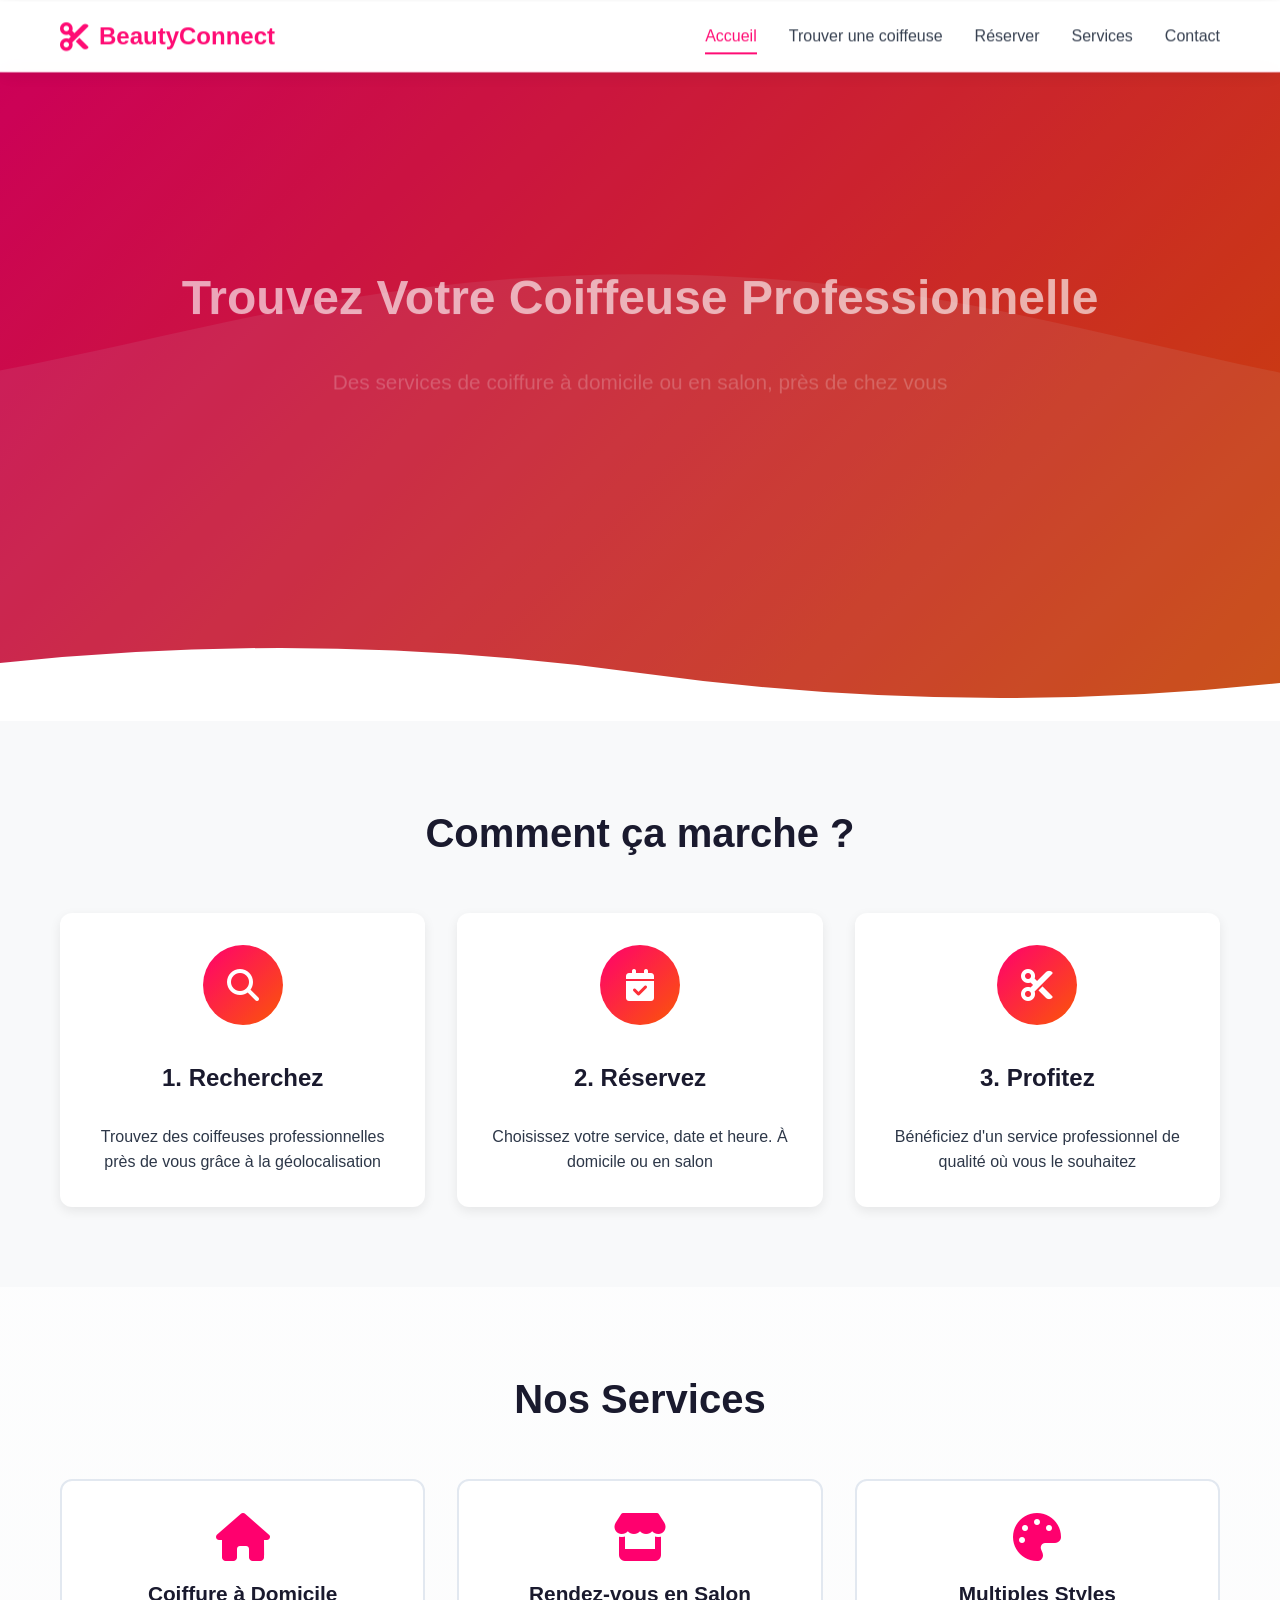
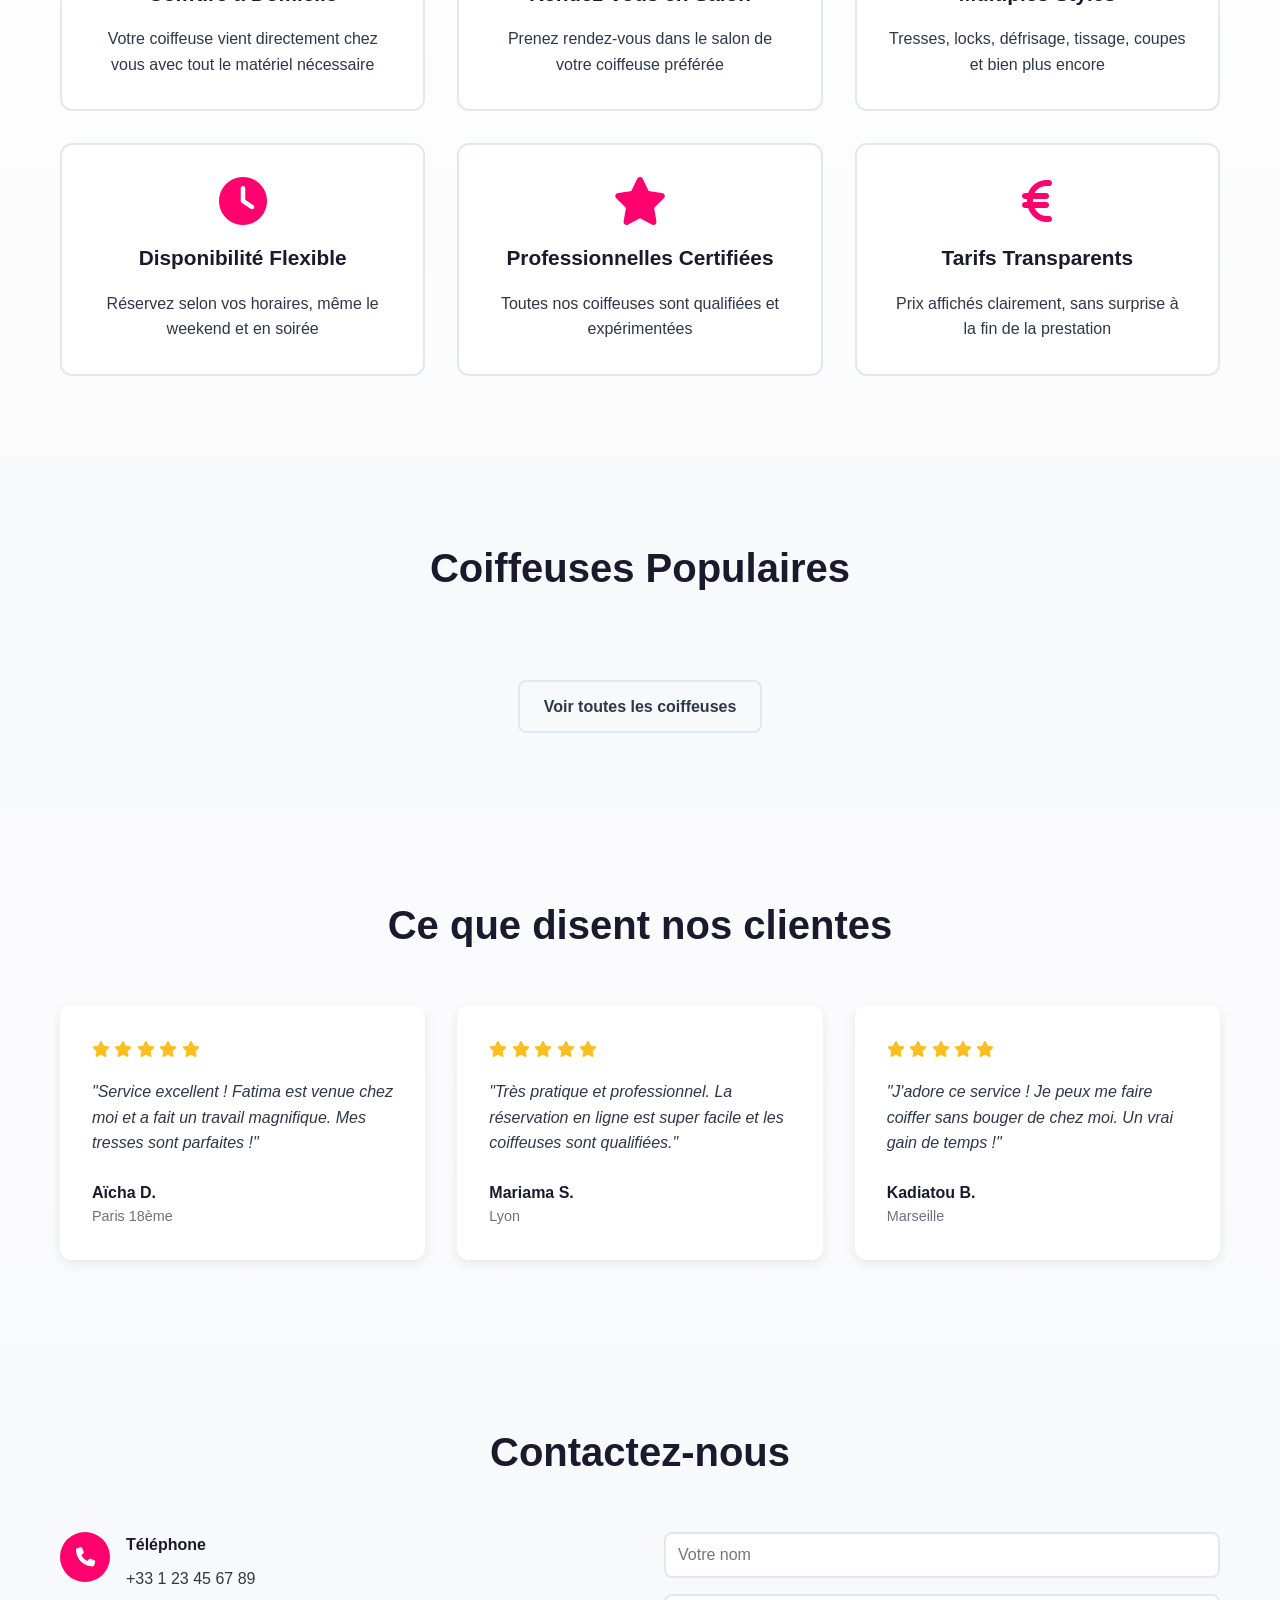
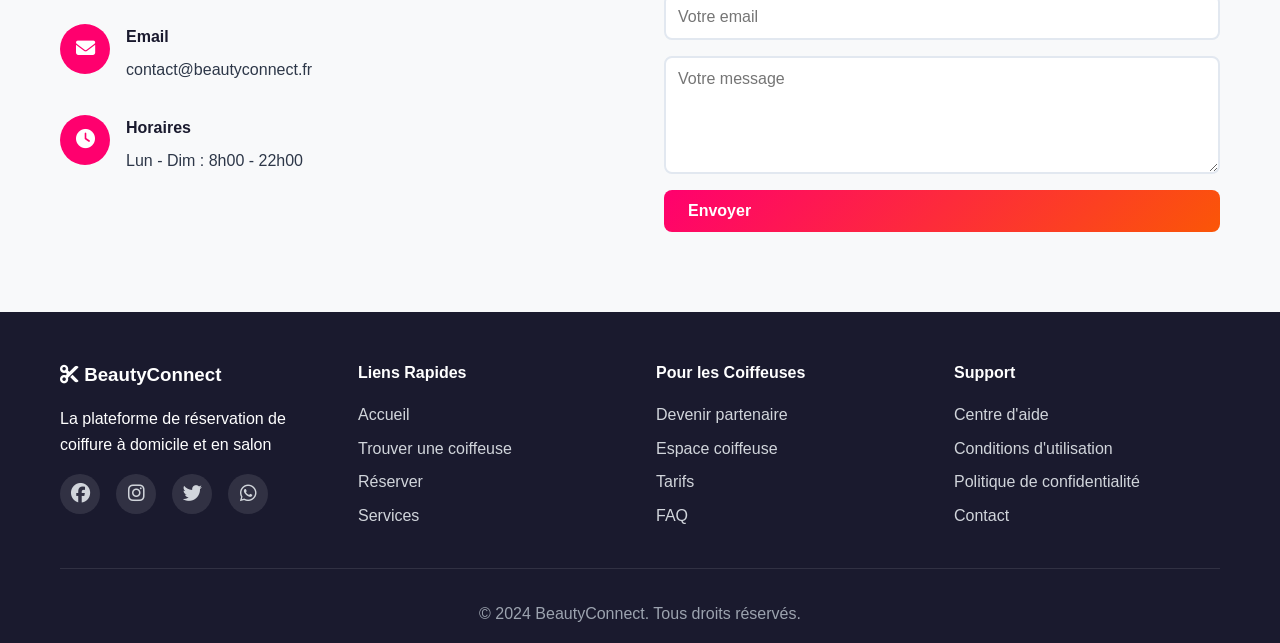
<file: index.html>
<!DOCTYPE html>
<html lang="fr">
<head>
    <meta charset="UTF-8">
    <meta http-equiv="refresh" content="0; url=hairstyle-booking-app/index.html">
    <title>BeautyConnect - Redirection</title>
</head>
<body>
    <p>Redirection vers <a href="hairstyle-booking-app/index.html">BeautyConnect</a>...</p>
</body>
</html>
</file>
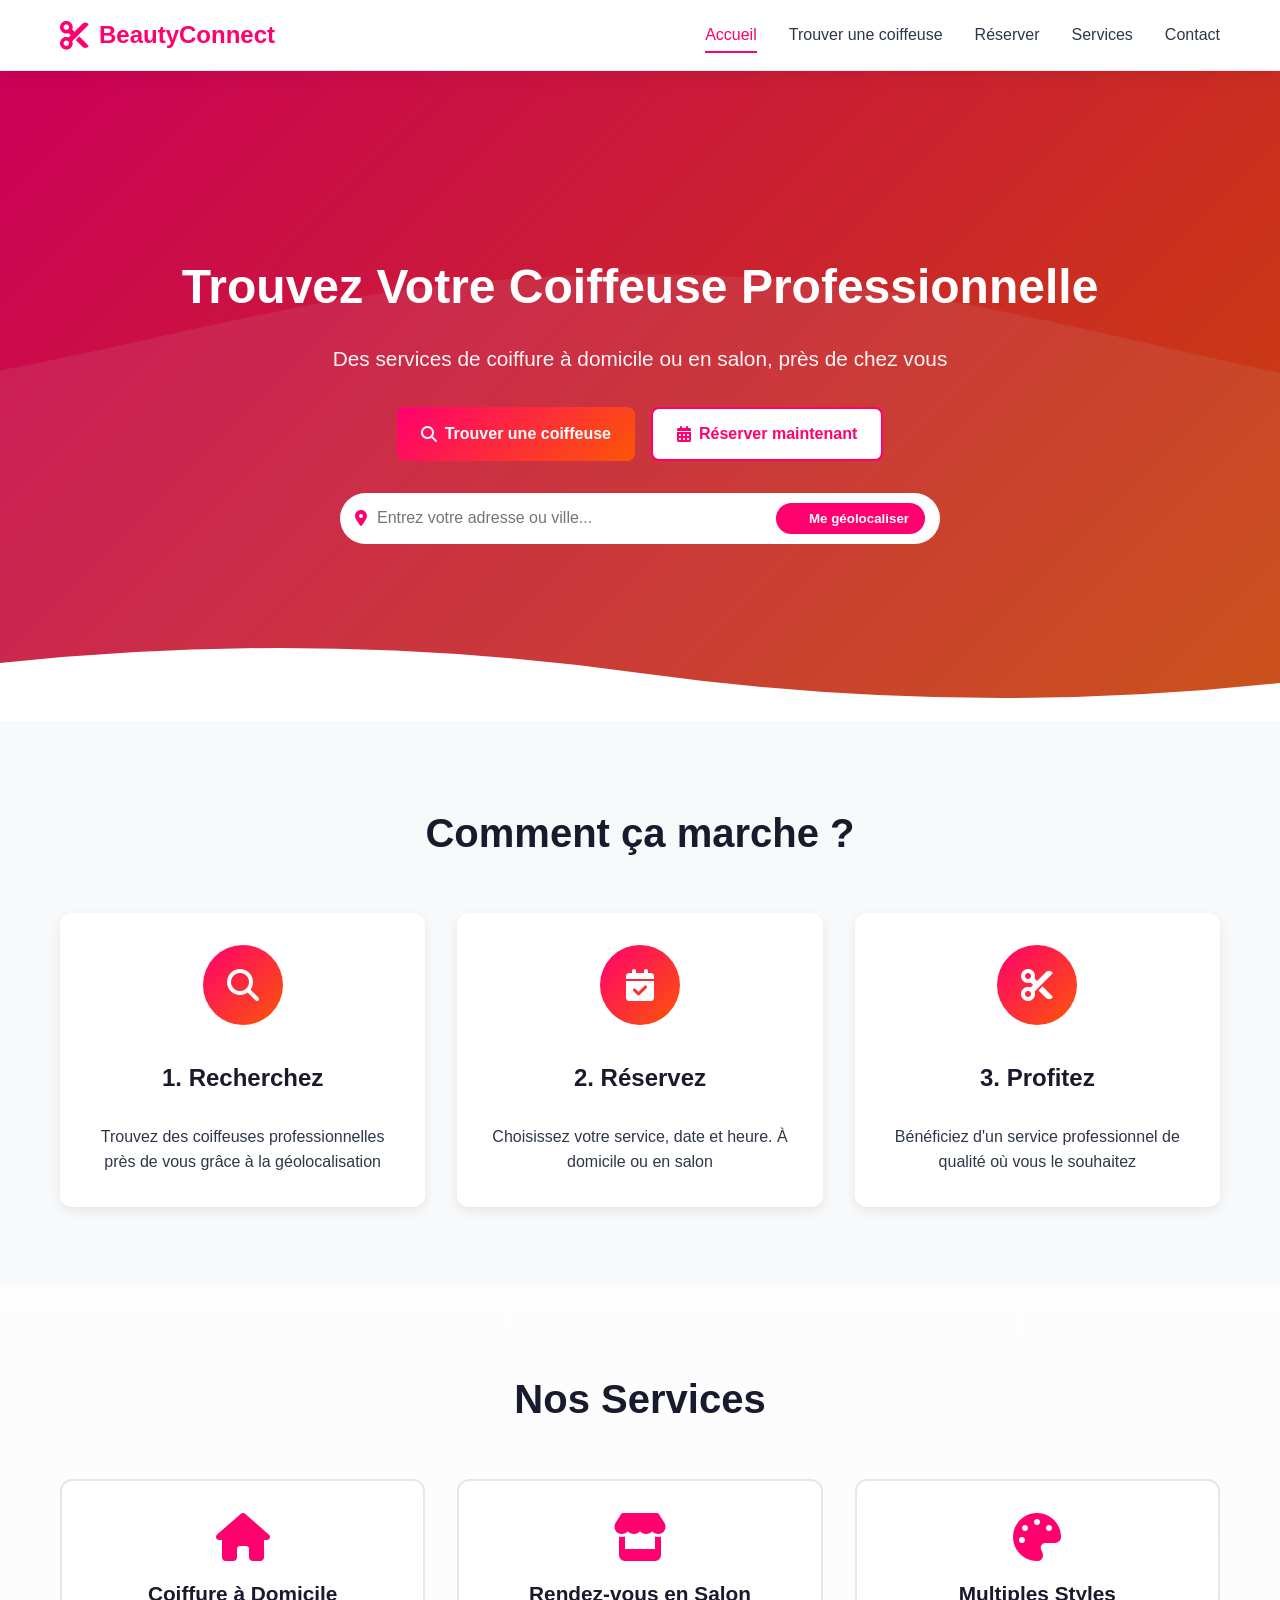
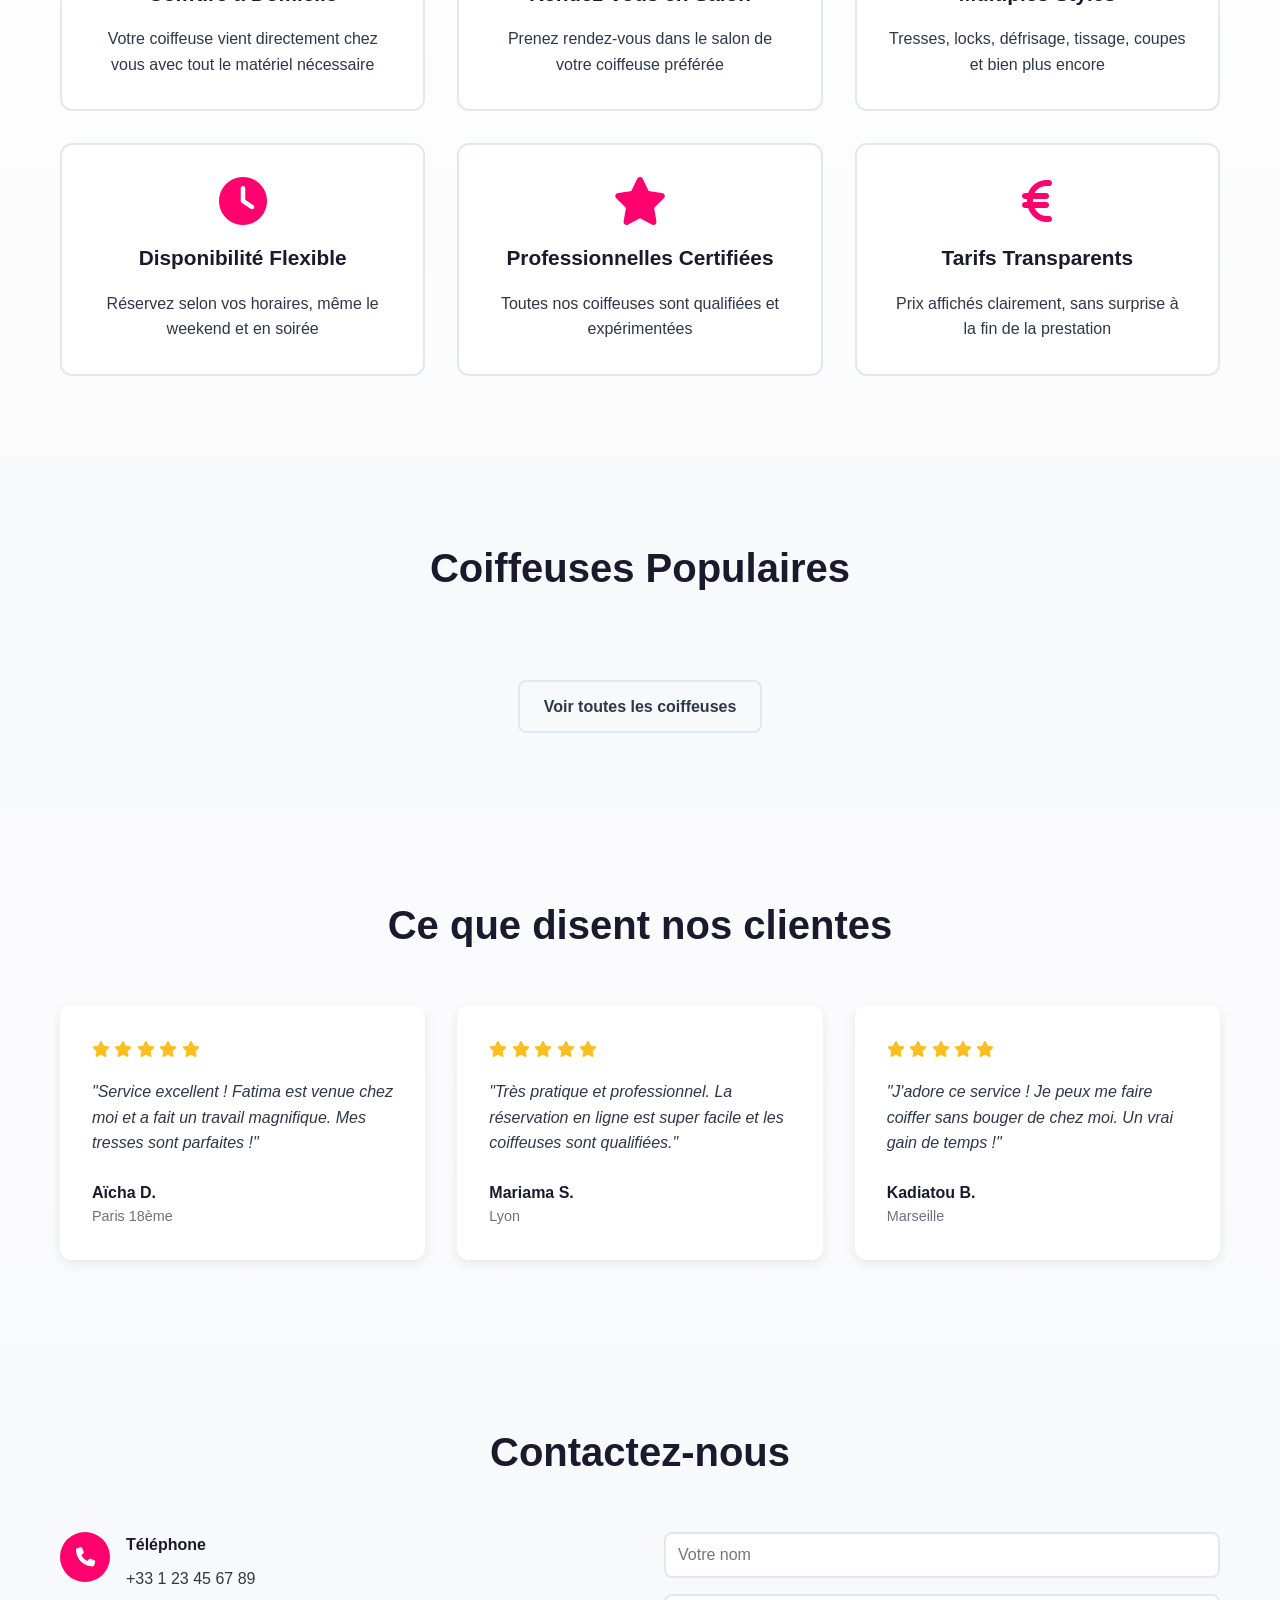
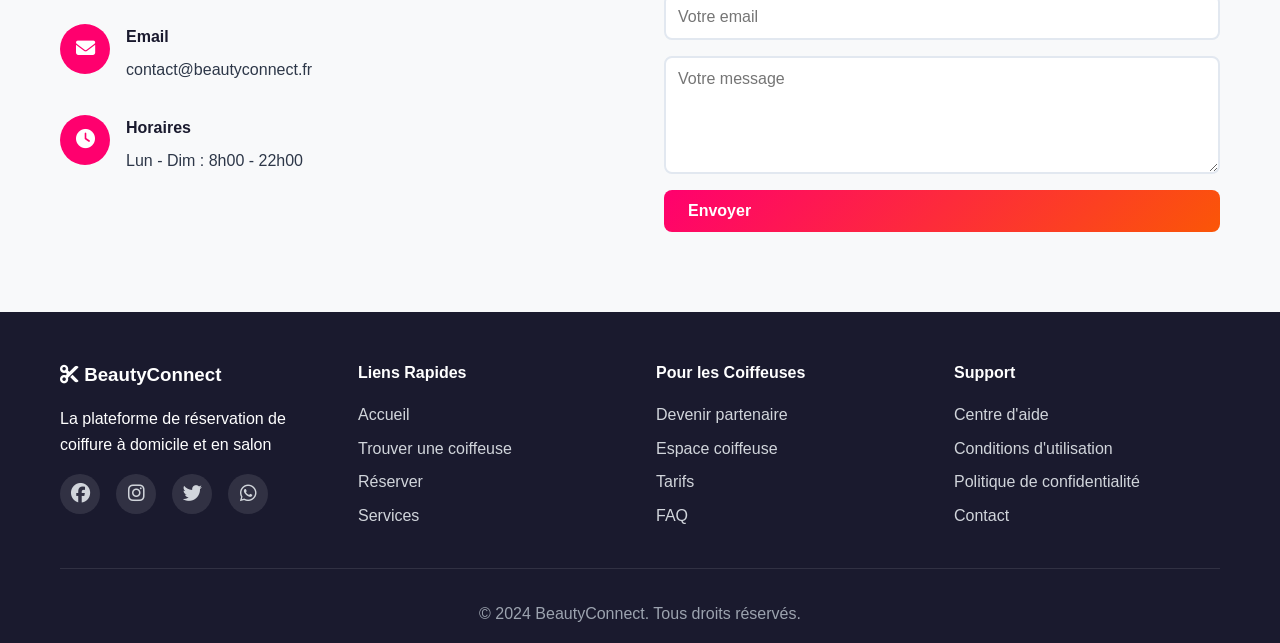
<file: hairstyle-booking-app/index.html>
<!DOCTYPE html>
<html lang="fr">
<head>
    <meta charset="UTF-8">
    <meta name="viewport" content="width=device-width, initial-scale=1.0">
    <title>BeautyConnect - Réservation de Coiffure à Domicile</title>
    <link rel="stylesheet" href="styles.css">
    <link rel="stylesheet" href="https://cdnjs.cloudflare.com/ajax/libs/font-awesome/6.4.0/css/all.min.css">
</head>
<body>
    <!-- Navigation -->
    <nav class="navbar">
        <div class="container">
            <div class="nav-brand">
                <i class="fas fa-scissors"></i>
                <span>BeautyConnect</span>
            </div>
            <ul class="nav-menu">
                <li><a href="index.html" class="active">Accueil</a></li>
                <li><a href="coiffeuses.html">Trouver une coiffeuse</a></li>
                <li><a href="reservation.html">Réserver</a></li>
                <li><a href="#services">Services</a></li>
                <li><a href="#contact">Contact</a></li>
            </ul>
            <div class="nav-toggle" id="navToggle">
                <span></span>
                <span></span>
                <span></span>
            </div>
        </div>
    </nav>

    <!-- Hero Section -->
    <section class="hero">
        <div class="hero-overlay"></div>
        <div class="container hero-content">
            <h1>Trouvez Votre Coiffeuse Professionnelle</h1>
            <p class="hero-subtitle">Des services de coiffure à domicile ou en salon, près de chez vous</p>
            <div class="hero-buttons">
                <a href="coiffeuses.html" class="btn btn-primary">
                    <i class="fas fa-search"></i> Trouver une coiffeuse
                </a>
                <a href="reservation.html" class="btn btn-secondary">
                    <i class="fas fa-calendar-alt"></i> Réserver maintenant
                </a>
            </div>
            <div class="location-search">
                <i class="fas fa-map-marker-alt"></i>
                <input type="text" id="locationInput" placeholder="Entrez votre adresse ou ville...">
                <button class="btn-location" id="geolocateBtn">
                    <i class="fas fa-crosshairs"></i> Me géolocaliser
                </button>
            </div>
        </div>
    </section>

    <!-- Comment ça marche -->
    <section class="how-it-works">
        <div class="container">
            <h2>Comment ça marche ?</h2>
            <div class="steps">
                <div class="step">
                    <div class="step-icon">
                        <i class="fas fa-search"></i>
                    </div>
                    <h3>1. Recherchez</h3>
                    <p>Trouvez des coiffeuses professionnelles près de vous grâce à la géolocalisation</p>
                </div>
                <div class="step">
                    <div class="step-icon">
                        <i class="fas fa-calendar-check"></i>
                    </div>
                    <h3>2. Réservez</h3>
                    <p>Choisissez votre service, date et heure. À domicile ou en salon</p>
                </div>
                <div class="step">
                    <div class="step-icon">
                        <i class="fas fa-cut"></i>
                    </div>
                    <h3>3. Profitez</h3>
                    <p>Bénéficiez d'un service professionnel de qualité où vous le souhaitez</p>
                </div>
            </div>
        </div>
    </section>

    <!-- Services Section -->
    <section id="services" class="services">
        <div class="container">
            <h2>Nos Services</h2>
            <div class="services-grid">
                <div class="service-card">
                    <i class="fas fa-home"></i>
                    <h3>Coiffure à Domicile</h3>
                    <p>Votre coiffeuse vient directement chez vous avec tout le matériel nécessaire</p>
                </div>
                <div class="service-card">
                    <i class="fas fa-store"></i>
                    <h3>Rendez-vous en Salon</h3>
                    <p>Prenez rendez-vous dans le salon de votre coiffeuse préférée</p>
                </div>
                <div class="service-card">
                    <i class="fas fa-palette"></i>
                    <h3>Multiples Styles</h3>
                    <p>Tresses, locks, défrisage, tissage, coupes et bien plus encore</p>
                </div>
                <div class="service-card">
                    <i class="fas fa-clock"></i>
                    <h3>Disponibilité Flexible</h3>
                    <p>Réservez selon vos horaires, même le weekend et en soirée</p>
                </div>
                <div class="service-card">
                    <i class="fas fa-star"></i>
                    <h3>Professionnelles Certifiées</h3>
                    <p>Toutes nos coiffeuses sont qualifiées et expérimentées</p>
                </div>
                <div class="service-card">
                    <i class="fas fa-euro-sign"></i>
                    <h3>Tarifs Transparents</h3>
                    <p>Prix affichés clairement, sans surprise à la fin de la prestation</p>
                </div>
            </div>
        </div>
    </section>

    <!-- Coiffeuses Populaires -->
    <section class="popular-stylists">
        <div class="container">
            <h2>Coiffeuses Populaires</h2>
            <div class="stylists-grid" id="popularStylists">
                <!-- Les coiffeuses seront chargées dynamiquement -->
            </div>
            <div class="text-center">
                <a href="coiffeuses.html" class="btn btn-outline">Voir toutes les coiffeuses</a>
            </div>
        </div>
    </section>

    <!-- Témoignages -->
    <section class="testimonials">
        <div class="container">
            <h2>Ce que disent nos clientes</h2>
            <div class="testimonials-grid">
                <div class="testimonial">
                    <div class="stars">
                        <i class="fas fa-star"></i>
                        <i class="fas fa-star"></i>
                        <i class="fas fa-star"></i>
                        <i class="fas fa-star"></i>
                        <i class="fas fa-star"></i>
                    </div>
                    <p>"Service excellent ! Fatima est venue chez moi et a fait un travail magnifique. Mes tresses sont parfaites !"</p>
                    <div class="client-info">
                        <strong>Aïcha D.</strong>
                        <span>Paris 18ème</span>
                    </div>
                </div>
                <div class="testimonial">
                    <div class="stars">
                        <i class="fas fa-star"></i>
                        <i class="fas fa-star"></i>
                        <i class="fas fa-star"></i>
                        <i class="fas fa-star"></i>
                        <i class="fas fa-star"></i>
                    </div>
                    <p>"Très pratique et professionnel. La réservation en ligne est super facile et les coiffeuses sont qualifiées."</p>
                    <div class="client-info">
                        <strong>Mariama S.</strong>
                        <span>Lyon</span>
                    </div>
                </div>
                <div class="testimonial">
                    <div class="stars">
                        <i class="fas fa-star"></i>
                        <i class="fas fa-star"></i>
                        <i class="fas fa-star"></i>
                        <i class="fas fa-star"></i>
                        <i class="fas fa-star"></i>
                    </div>
                    <p>"J'adore ce service ! Je peux me faire coiffer sans bouger de chez moi. Un vrai gain de temps !"</p>
                    <div class="client-info">
                        <strong>Kadiatou B.</strong>
                        <span>Marseille</span>
                    </div>
                </div>
            </div>
        </div>
    </section>

    <!-- Contact Section -->
    <section id="contact" class="contact">
        <div class="container">
            <h2>Contactez-nous</h2>
            <div class="contact-content">
                <div class="contact-info">
                    <div class="info-item">
                        <i class="fas fa-phone"></i>
                        <div>
                            <h4>Téléphone</h4>
                            <p>+33 1 23 45 67 89</p>
                        </div>
                    </div>
                    <div class="info-item">
                        <i class="fas fa-envelope"></i>
                        <div>
                            <h4>Email</h4>
                            <p>contact@beautyconnect.fr</p>
                        </div>
                    </div>
                    <div class="info-item">
                        <i class="fas fa-clock"></i>
                        <div>
                            <h4>Horaires</h4>
                            <p>Lun - Dim : 8h00 - 22h00</p>
                        </div>
                    </div>
                </div>
                <form class="contact-form">
                    <input type="text" placeholder="Votre nom" required>
                    <input type="email" placeholder="Votre email" required>
                    <textarea placeholder="Votre message" rows="5" required></textarea>
                    <button type="submit" class="btn btn-primary">Envoyer</button>
                </form>
            </div>
        </div>
    </section>

    <!-- Footer -->
    <footer class="footer">
        <div class="container">
            <div class="footer-content">
                <div class="footer-section">
                    <h3><i class="fas fa-scissors"></i> BeautyConnect</h3>
                    <p>La plateforme de réservation de coiffure à domicile et en salon</p>
                    <div class="social-links">
                        <a href="#"><i class="fab fa-facebook"></i></a>
                        <a href="#"><i class="fab fa-instagram"></i></a>
                        <a href="#"><i class="fab fa-twitter"></i></a>
                        <a href="#"><i class="fab fa-whatsapp"></i></a>
                    </div>
                </div>
                <div class="footer-section">
                    <h4>Liens Rapides</h4>
                    <ul>
                        <li><a href="index.html">Accueil</a></li>
                        <li><a href="coiffeuses.html">Trouver une coiffeuse</a></li>
                        <li><a href="reservation.html">Réserver</a></li>
                        <li><a href="#services">Services</a></li>
                    </ul>
                </div>
                <div class="footer-section">
                    <h4>Pour les Coiffeuses</h4>
                    <ul>
                        <li><a href="#">Devenir partenaire</a></li>
                        <li><a href="#">Espace coiffeuse</a></li>
                        <li><a href="#">Tarifs</a></li>
                        <li><a href="#">FAQ</a></li>
                    </ul>
                </div>
                <div class="footer-section">
                    <h4>Support</h4>
                    <ul>
                        <li><a href="#">Centre d'aide</a></li>
                        <li><a href="#">Conditions d'utilisation</a></li>
                        <li><a href="#">Politique de confidentialité</a></li>
                        <li><a href="#contact">Contact</a></li>
                    </ul>
                </div>
            </div>
            <div class="footer-bottom">
                <p>&copy; 2024 BeautyConnect. Tous droits réservés.</p>
            </div>
        </div>
    </footer>

    <script src="script.js"></script>
</body>
</html>
</file>
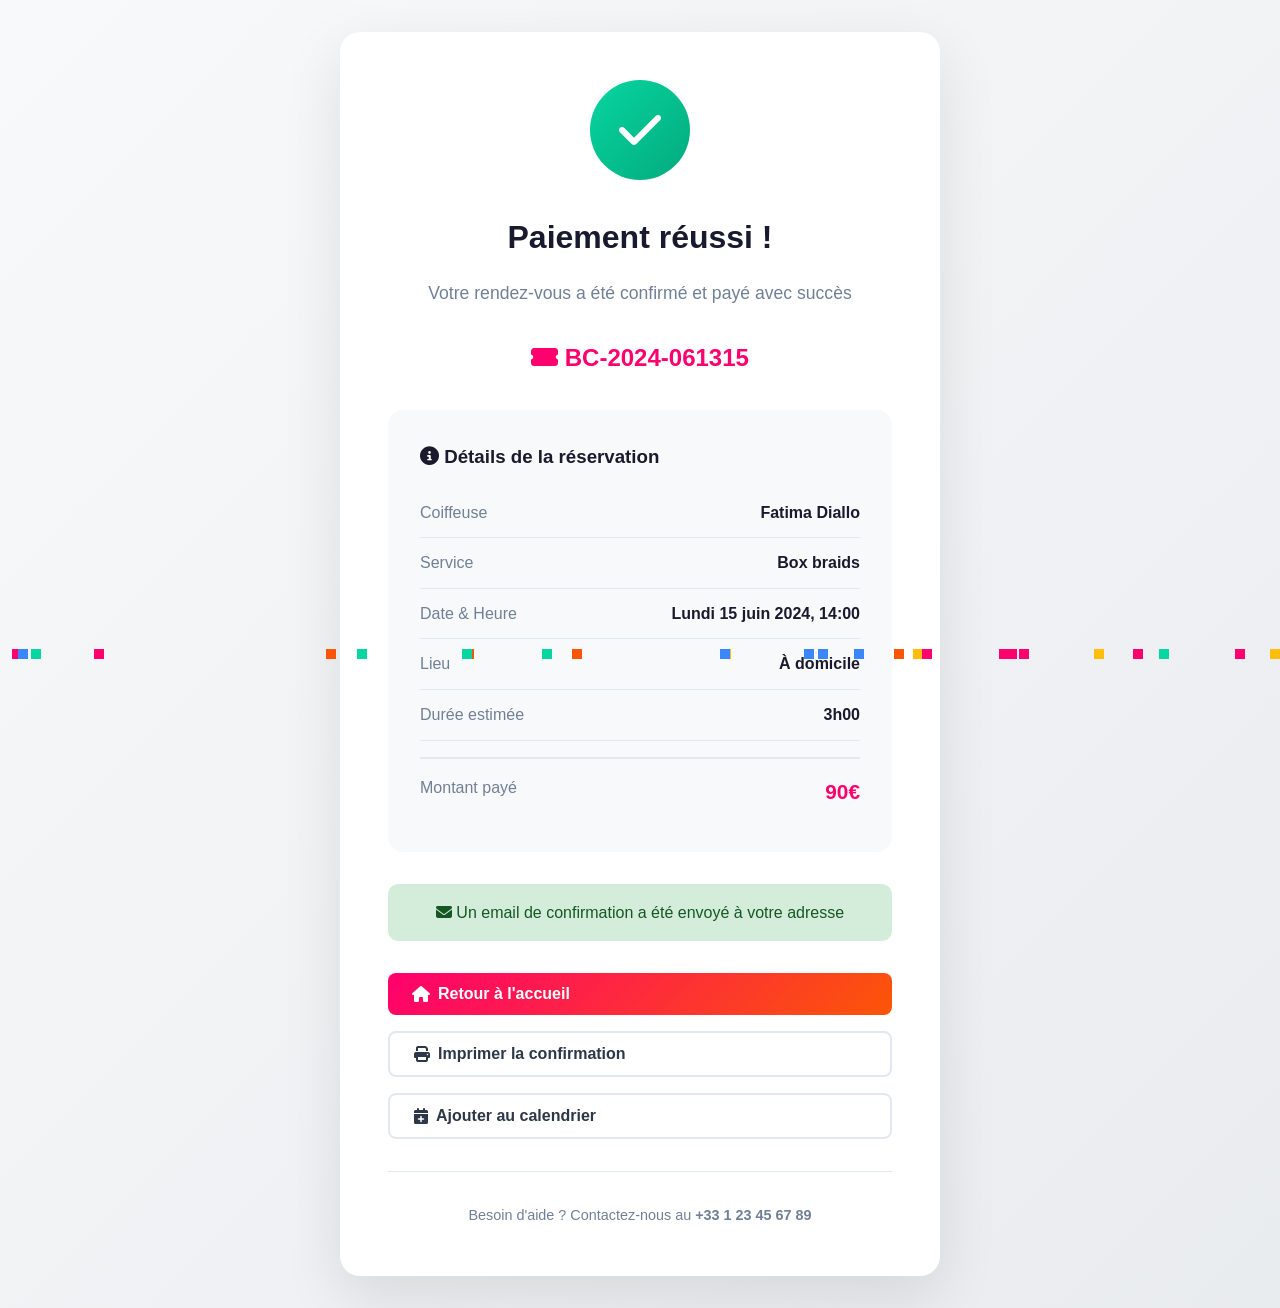
<file: hairstyle-booking-app/payment-success.html>
<!DOCTYPE html>
<html lang="fr">
<head>
    <meta charset="UTF-8">
    <meta name="viewport" content="width=device-width, initial-scale=1.0">
    <title>Paiement Réussi - BeautyConnect</title>
    <link rel="stylesheet" href="styles.css">
    <link rel="stylesheet" href="https://cdnjs.cloudflare.com/ajax/libs/font-awesome/6.4.0/css/all.min.css">
    <style>
        body {
            background: linear-gradient(135deg, #f8f9fa 0%, #e9ecef 100%);
            min-height: 100vh;
            display: flex;
            align-items: center;
            justify-content: center;
            padding: 2rem;
        }

        .success-container {
            max-width: 600px;
            width: 100%;
            background: white;
            border-radius: 20px;
            padding: 3rem;
            box-shadow: 0 20px 60px rgba(0, 0, 0, 0.1);
            text-align: center;
            animation: slideInUp 0.5s ease;
        }

        .success-icon {
            width: 100px;
            height: 100px;
            margin: 0 auto 2rem;
            background: linear-gradient(135deg, #06d6a0, #04aa7d);
            border-radius: 50%;
            display: flex;
            align-items: center;
            justify-content: center;
            animation: pulse 2s infinite;
        }

        .success-icon i {
            font-size: 3rem;
            color: white;
        }

        .success-container h1 {
            color: var(--dark-color);
            margin-bottom: 1rem;
        }

        .success-message {
            color: var(--text-light);
            margin-bottom: 2rem;
            font-size: 1.1rem;
        }

        .booking-details {
            background: var(--light-color);
            padding: 2rem;
            border-radius: 15px;
            margin: 2rem 0;
            text-align: left;
        }

        .detail-row {
            display: flex;
            justify-content: space-between;
            padding: 0.75rem 0;
            border-bottom: 1px solid var(--border-color);
        }

        .detail-row:last-child {
            border-bottom: none;
        }

        .detail-label {
            color: var(--text-light);
        }

        .detail-value {
            font-weight: 600;
            color: var(--dark-color);
        }

        .confirmation-number {
            font-size: 1.5rem;
            font-weight: bold;
            color: var(--primary-color);
            margin: 1rem 0;
        }

        .actions {
            display: flex;
            flex-direction: column;
            gap: 1rem;
            margin-top: 2rem;
        }

        @keyframes confetti {
            0% { transform: translateY(-100vh) rotate(0deg); }
            100% { transform: translateY(100vh) rotate(360deg); }
        }

        .confetti {
            position: fixed;
            width: 10px;
            height: 10px;
            background: var(--primary-color);
            animation: confetti 3s linear;
            pointer-events: none;
        }
    </style>
</head>
<body>
    <div class="success-container">
        <div class="success-icon">
            <i class="fas fa-check"></i>
        </div>

        <h1>Paiement réussi !</h1>
        <p class="success-message">Votre rendez-vous a été confirmé et payé avec succès</p>

        <div class="confirmation-number">
            <i class="fas fa-ticket-alt"></i> BC-2024-061315
        </div>

        <div class="booking-details">
            <h3 style="margin-bottom: 1rem; color: var(--dark-color);">
                <i class="fas fa-info-circle"></i> Détails de la réservation
            </h3>

            <div class="detail-row">
                <span class="detail-label">Coiffeuse</span>
                <span class="detail-value">Fatima Diallo</span>
            </div>

            <div class="detail-row">
                <span class="detail-label">Service</span>
                <span class="detail-value">Box braids</span>
            </div>

            <div class="detail-row">
                <span class="detail-label">Date & Heure</span>
                <span class="detail-value">Lundi 15 juin 2024, 14:00</span>
            </div>

            <div class="detail-row">
                <span class="detail-label">Lieu</span>
                <span class="detail-value">À domicile</span>
            </div>

            <div class="detail-row">
                <span class="detail-label">Durée estimée</span>
                <span class="detail-value">3h00</span>
            </div>

            <div class="detail-row" style="margin-top: 1rem; padding-top: 1rem; border-top: 2px solid var(--border-color);">
                <span class="detail-label">Montant payé</span>
                <span class="detail-value" style="font-size: 1.3rem; color: var(--primary-color);">90€</span>
            </div>
        </div>

        <div style="background: #d4edda; color: #155724; padding: 1rem; border-radius: 10px; margin: 1.5rem 0;">
            <i class="fas fa-envelope"></i> Un email de confirmation a été envoyé à votre adresse
        </div>

        <div class="actions">
            <button class="btn btn-primary btn-block" onclick="window.location.href='index.html'">
                <i class="fas fa-home"></i> Retour à l'accueil
            </button>
            <button class="btn btn-outline btn-block" onclick="window.print()">
                <i class="fas fa-print"></i> Imprimer la confirmation
            </button>
            <button class="btn btn-outline btn-block" onclick="downloadICS()">
                <i class="fas fa-calendar-plus"></i> Ajouter au calendrier
            </button>
        </div>

        <div style="margin-top: 2rem; padding-top: 2rem; border-top: 1px solid var(--border-color);">
            <p style="color: var(--text-light); font-size: 0.9rem;">
                Besoin d'aide ? Contactez-nous au <strong>+33 1 23 45 67 89</strong>
            </p>
        </div>
    </div>

    <script>
        // Confetti animation
        function createConfetti() {
            for (let i = 0; i < 50; i++) {
                setTimeout(() => {
                    const confetti = document.createElement('div');
                    confetti.className = 'confetti';
                    confetti.style.left = Math.random() * 100 + '%';
                    confetti.style.background = ['#ff006e', '#fb5607', '#ffbe0b', '#06d6a0', '#3a86ff'][Math.floor(Math.random() * 5)];
                    confetti.style.animationDelay = Math.random() * 2 + 's';
                    document.body.appendChild(confetti);

                    setTimeout(() => confetti.remove(), 3000);
                }, i * 50);
            }
        }

        createConfetti();

        function downloadICS() {
            const icsContent = `BEGIN:VCALENDAR
VERSION:2.0
BEGIN:VEVENT
SUMMARY:Rendez-vous BeautyConnect - Box braids
DTSTART:20240615T140000
DTEND:20240615T170000
DESCRIPTION:Rendez-vous avec Fatima Diallo pour Box braids
LOCATION:À domicile
END:VEVENT
END:VCALENDAR`;

            const blob = new Blob([icsContent], { type: 'text/calendar' });
            const url = window.URL.createObjectURL(blob);
            const a = document.createElement('a');
            a.href = url;
            a.download = 'rendez-vous-beautyconnect.ics';
            a.click();
        }
    </script>
</body>
</html>
</file>
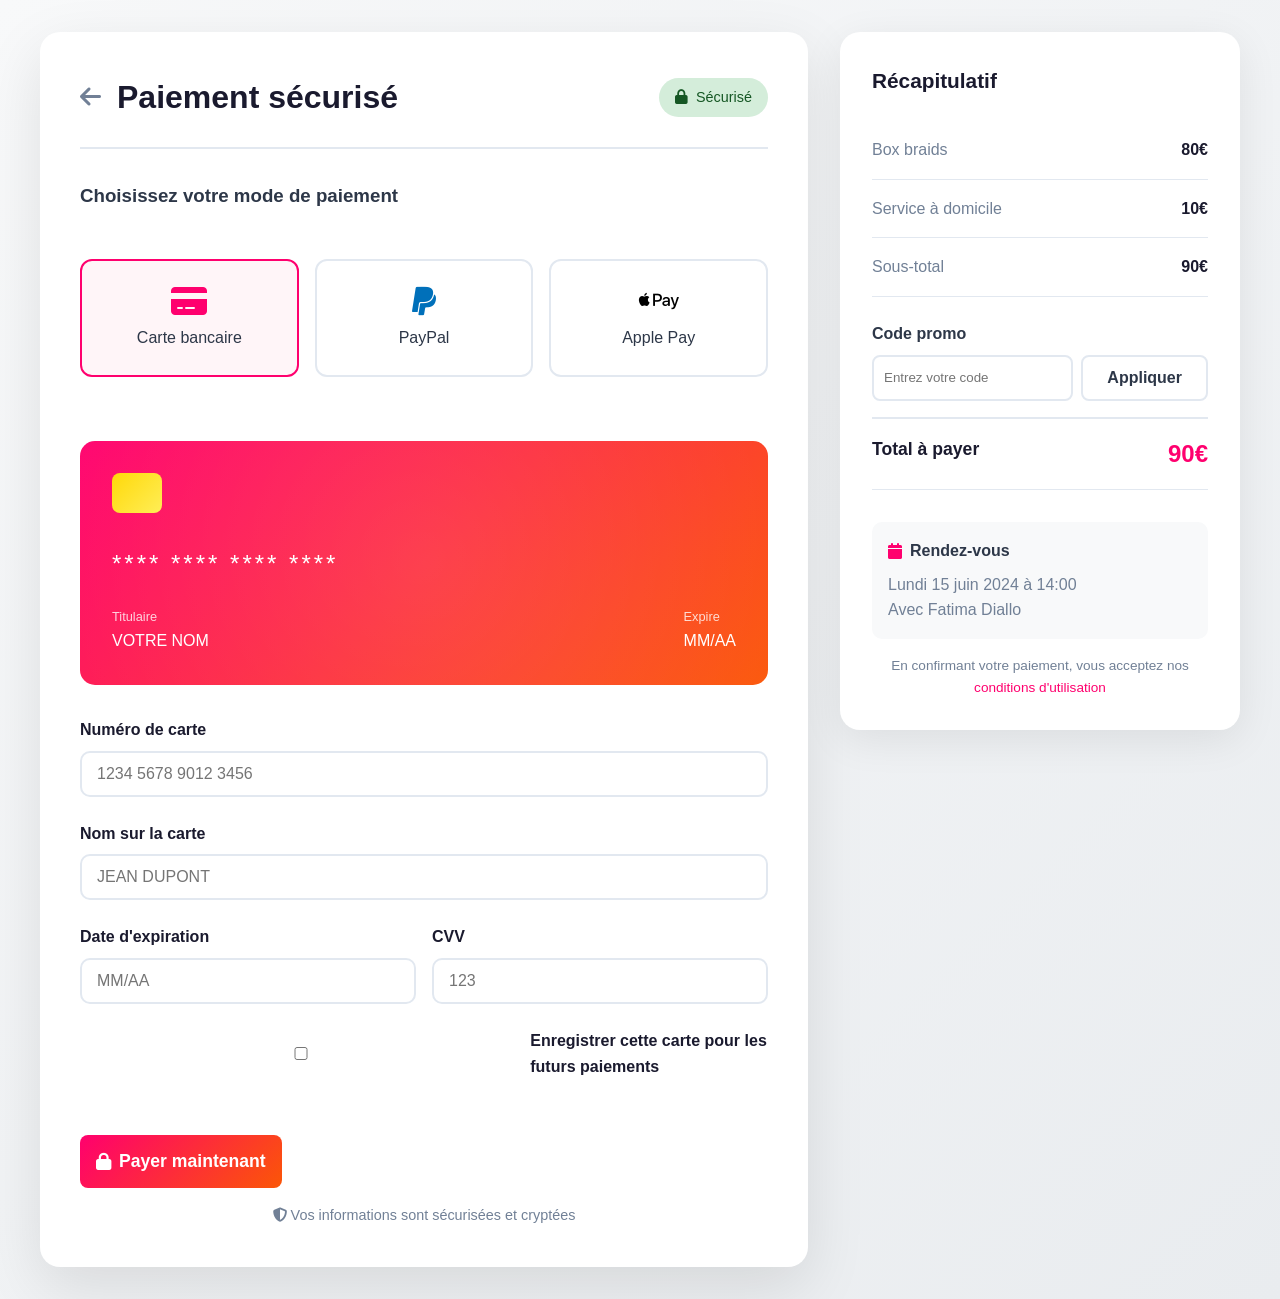
<file: hairstyle-booking-app/payment.html>
<!DOCTYPE html>
<html lang="fr">
<head>
    <meta charset="UTF-8">
    <meta name="viewport" content="width=device-width, initial-scale=1.0">
    <title>Paiement - BeautyConnect</title>
    <link rel="stylesheet" href="styles.css">
    <link rel="stylesheet" href="https://cdnjs.cloudflare.com/ajax/libs/font-awesome/6.4.0/css/all.min.css">
    <style>
        .payment-container {
            min-height: 100vh;
            background: linear-gradient(135deg, #f8f9fa 0%, #e9ecef 100%);
            padding: 2rem;
            display: flex;
            align-items: center;
            justify-content: center;
        }

        .payment-wrapper {
            max-width: 1200px;
            width: 100%;
            display: grid;
            grid-template-columns: 1fr 400px;
            gap: 2rem;
        }

        .payment-card {
            background: white;
            border-radius: 20px;
            padding: 2.5rem;
            box-shadow: 0 20px 60px rgba(0, 0, 0, 0.1);
        }

        .payment-header {
            display: flex;
            align-items: center;
            gap: 1rem;
            margin-bottom: 2rem;
            padding-bottom: 1.5rem;
            border-bottom: 2px solid var(--border-color);
        }

        .payment-header h1 {
            flex: 1;
            margin: 0;
            color: var(--dark-color);
        }

        .secure-badge {
            display: flex;
            align-items: center;
            gap: 0.5rem;
            background: #d4edda;
            color: #155724;
            padding: 0.5rem 1rem;
            border-radius: 25px;
            font-size: 0.9rem;
        }

        .payment-methods {
            display: grid;
            grid-template-columns: repeat(3, 1fr);
            gap: 1rem;
            margin-bottom: 2rem;
        }

        .payment-method {
            padding: 1.5rem;
            border: 2px solid var(--border-color);
            border-radius: 12px;
            text-align: center;
            cursor: pointer;
            transition: all 0.3s ease;
        }

        .payment-method:hover {
            border-color: var(--primary-color);
            transform: translateY(-3px);
        }

        .payment-method.active {
            border-color: var(--primary-color);
            background: #fff5f8;
        }

        .payment-method i {
            font-size: 2rem;
            margin-bottom: 0.5rem;
            color: var(--primary-color);
        }

        .payment-method.paypal i {
            color: #0070ba;
        }

        .payment-method.apple i {
            color: #000;
        }

        .card-form {
            display: none;
        }

        .card-form.active {
            display: block;
        }

        .form-row {
            display: grid;
            grid-template-columns: 1fr 1fr;
            gap: 1rem;
        }

        .form-group {
            margin-bottom: 1.5rem;
        }

        .form-group label {
            display: block;
            font-weight: 600;
            margin-bottom: 0.5rem;
            color: var(--dark-color);
        }

        .form-group input {
            width: 100%;
            padding: 12px 15px;
            border: 2px solid var(--border-color);
            border-radius: 10px;
            font-size: 1rem;
            transition: all 0.3s ease;
        }

        .form-group input:focus {
            outline: none;
            border-color: var(--primary-color);
        }

        .card-visual {
            background: var(--gradient-primary);
            padding: 2rem;
            border-radius: 15px;
            color: white;
            margin-bottom: 2rem;
            position: relative;
            overflow: hidden;
        }

        .card-visual::before {
            content: '';
            position: absolute;
            top: -50%;
            right: -50%;
            width: 200%;
            height: 200%;
            background: radial-gradient(circle, rgba(255,255,255,0.1) 0%, transparent 70%);
        }

        .card-chip {
            width: 50px;
            height: 40px;
            background: linear-gradient(135deg, #ffd700, #ffed4e);
            border-radius: 8px;
            margin-bottom: 2rem;
        }

        .card-number {
            font-size: 1.5rem;
            letter-spacing: 3px;
            margin-bottom: 1.5rem;
        }

        .card-details {
            display: flex;
            justify-content: space-between;
        }

        .order-summary {
            background: white;
            border-radius: 20px;
            padding: 2rem;
            box-shadow: 0 10px 40px rgba(0, 0, 0, 0.08);
            height: fit-content;
        }

        .summary-header {
            font-size: 1.3rem;
            font-weight: bold;
            margin-bottom: 1.5rem;
            color: var(--dark-color);
        }

        .summary-item {
            display: flex;
            justify-content: space-between;
            padding: 1rem 0;
            border-bottom: 1px solid var(--border-color);
        }

        .summary-item:last-child {
            border-bottom: none;
        }

        .summary-label {
            color: var(--text-light);
        }

        .summary-value {
            font-weight: 600;
            color: var(--dark-color);
        }

        .total-row {
            margin-top: 1rem;
            padding-top: 1rem;
            border-top: 2px solid var(--border-color);
        }

        .total-row .summary-label {
            font-size: 1.1rem;
            font-weight: 600;
            color: var(--dark-color);
        }

        .total-row .summary-value {
            font-size: 1.5rem;
            color: var(--primary-color);
        }

        .promo-code {
            margin-top: 1.5rem;
        }

        .promo-input {
            display: flex;
            gap: 0.5rem;
        }

        .promo-input input {
            flex: 1;
        }

        @media (max-width: 968px) {
            .payment-wrapper {
                grid-template-columns: 1fr;
            }

            .payment-methods {
                grid-template-columns: 1fr;
            }

            .form-row {
                grid-template-columns: 1fr;
            }
        }
    </style>
</head>
<body>
    <div class="payment-container">
        <div class="payment-wrapper">
            <!-- Payment Form -->
            <div class="payment-card">
                <div class="payment-header">
                    <a href="reservation.html" style="color: var(--text-light); font-size: 1.5rem;">
                        <i class="fas fa-arrow-left"></i>
                    </a>
                    <h1>Paiement sécurisé</h1>
                    <div class="secure-badge">
                        <i class="fas fa-lock"></i>
                        <span>Sécurisé</span>
                    </div>
                </div>

                <!-- Payment Methods -->
                <h3 style="margin-bottom: 1rem;">Choisissez votre mode de paiement</h3>
                <div class="payment-methods">
                    <div class="payment-method active" onclick="selectPaymentMethod('card')">
                        <i class="fas fa-credit-card"></i>
                        <div>Carte bancaire</div>
                    </div>
                    <div class="payment-method paypal" onclick="selectPaymentMethod('paypal')">
                        <i class="fab fa-paypal"></i>
                        <div>PayPal</div>
                    </div>
                    <div class="payment-method apple" onclick="selectPaymentMethod('apple')">
                        <i class="fab fa-apple-pay"></i>
                        <div>Apple Pay</div>
                    </div>
                </div>

                <!-- Card Payment Form -->
                <div class="card-form active" id="cardForm">
                    <div class="card-visual">
                        <div class="card-chip"></div>
                        <div class="card-number" id="cardNumberDisplay">**** **** **** ****</div>
                        <div class="card-details">
                            <div>
                                <div style="font-size: 0.8rem; opacity: 0.8;">Titulaire</div>
                                <div id="cardHolderDisplay">VOTRE NOM</div>
                            </div>
                            <div>
                                <div style="font-size: 0.8rem; opacity: 0.8;">Expire</div>
                                <div id="cardExpiryDisplay">MM/AA</div>
                            </div>
                        </div>
                    </div>

                    <form id="paymentForm">
                        <div class="form-group">
                            <label>Numéro de carte</label>
                            <input type="text" id="cardNumber" placeholder="1234 5678 9012 3456" maxlength="19" required>
                        </div>

                        <div class="form-group">
                            <label>Nom sur la carte</label>
                            <input type="text" id="cardHolder" placeholder="JEAN DUPONT" required>
                        </div>

                        <div class="form-row">
                            <div class="form-group">
                                <label>Date d'expiration</label>
                                <input type="text" id="cardExpiry" placeholder="MM/AA" maxlength="5" required>
                            </div>
                            <div class="form-group">
                                <label>CVV</label>
                                <input type="text" id="cardCVV" placeholder="123" maxlength="3" required>
                            </div>
                        </div>

                        <div class="form-group">
                            <label style="display: flex; align-items: center; gap: 0.5rem; cursor: pointer;">
                                <input type="checkbox" id="saveCard">
                                <span>Enregistrer cette carte pour les futurs paiements</span>
                            </label>
                        </div>

                        <button type="submit" class="btn btn-primary btn-block" style="padding: 1rem; font-size: 1.1rem; margin-top: 2rem;">
                            <i class="fas fa-lock"></i> Payer maintenant
                        </button>

                        <div style="text-align: center; margin-top: 1rem; color: var(--text-light); font-size: 0.9rem;">
                            <i class="fas fa-shield-alt"></i> Vos informations sont sécurisées et cryptées
                        </div>
                    </form>
                </div>

                <!-- PayPal Form -->
                <div class="card-form" id="paypalForm">
                    <div style="text-align: center; padding: 3rem 0;">
                        <i class="fab fa-paypal" style="font-size: 5rem; color: #0070ba; margin-bottom: 1rem;"></i>
                        <h3>Paiement via PayPal</h3>
                        <p style="color: var(--text-light); margin: 1rem 0;">Vous serez redirigé vers PayPal pour finaliser votre paiement</p>
                        <button class="btn btn-primary" style="background: #0070ba; padding: 1rem 3rem; font-size: 1.1rem;" onclick="processPayPal()">
                            Continuer avec PayPal
                        </button>
                    </div>
                </div>

                <!-- Apple Pay Form -->
                <div class="card-form" id="appleForm">
                    <div style="text-align: center; padding: 3rem 0;">
                        <i class="fab fa-apple-pay" style="font-size: 5rem; color: #000; margin-bottom: 1rem;"></i>
                        <h3>Paiement via Apple Pay</h3>
                        <p style="color: var(--text-light); margin: 1rem 0;">Utilisez Touch ID ou Face ID pour payer</p>
                        <button class="btn btn-primary" style="background: #000; padding: 1rem 3rem; font-size: 1.1rem;" onclick="processApplePay()">
                            Payer avec Apple Pay
                        </button>
                    </div>
                </div>
            </div>

            <!-- Order Summary -->
            <div class="order-summary">
                <h2 class="summary-header">Récapitulatif</h2>

                <div class="summary-item">
                    <span class="summary-label">Box braids</span>
                    <span class="summary-value">80€</span>
                </div>
                <div class="summary-item">
                    <span class="summary-label">Service à domicile</span>
                    <span class="summary-value">10€</span>
                </div>
                <div class="summary-item">
                    <span class="summary-label">Sous-total</span>
                    <span class="summary-value">90€</span>
                </div>

                <div class="promo-code">
                    <label style="font-weight: 600; margin-bottom: 0.5rem; display: block;">Code promo</label>
                    <div class="promo-input">
                        <input type="text" placeholder="Entrez votre code" style="padding: 10px; border: 2px solid var(--border-color); border-radius: 8px;">
                        <button class="btn btn-outline">Appliquer</button>
                    </div>
                </div>

                <div class="summary-item total-row">
                    <span class="summary-label">Total à payer</span>
                    <span class="summary-value">90€</span>
                </div>

                <div style="margin-top: 2rem; padding: 1rem; background: var(--light-color); border-radius: 10px;">
                    <div style="display: flex; align-items: center; gap: 0.5rem; margin-bottom: 0.5rem;">
                        <i class="fas fa-calendar" style="color: var(--primary-color);"></i>
                        <strong>Rendez-vous</strong>
                    </div>
                    <div style="color: var(--text-light);">
                        Lundi 15 juin 2024 à 14:00<br>
                        Avec Fatima Diallo
                    </div>
                </div>

                <div style="margin-top: 1rem; font-size: 0.85rem; color: var(--text-light); text-align: center;">
                    En confirmant votre paiement, vous acceptez nos <a href="#" style="color: var(--primary-color);">conditions d'utilisation</a>
                </div>
            </div>
        </div>
    </div>

    <script>
        // Card number formatting
        document.getElementById('cardNumber')?.addEventListener('input', function(e) {
            let value = e.target.value.replace(/\s/g, '');
            let formattedValue = value.match(/.{1,4}/g)?.join(' ') || value;
            e.target.value = formattedValue;
            document.getElementById('cardNumberDisplay').textContent = formattedValue || '**** **** **** ****';
        });

        // Card holder
        document.getElementById('cardHolder')?.addEventListener('input', function(e) {
            document.getElementById('cardHolderDisplay').textContent = e.target.value.toUpperCase() || 'VOTRE NOM';
        });

        // Card expiry
        document.getElementById('cardExpiry')?.addEventListener('input', function(e) {
            let value = e.target.value.replace(/\D/g, '');
            if (value.length >= 2) {
                value = value.slice(0, 2) + '/' + value.slice(2, 4);
            }
            e.target.value = value;
            document.getElementById('cardExpiryDisplay').textContent = value || 'MM/AA';
        });

        // Payment method selection
        function selectPaymentMethod(method) {
            document.querySelectorAll('.payment-method').forEach(m => m.classList.remove('active'));
            event.currentTarget.classList.add('active');

            document.querySelectorAll('.card-form').forEach(f => f.classList.remove('active'));
            document.getElementById(method + 'Form').classList.add('active');
        }

        // Form submission
        document.getElementById('paymentForm')?.addEventListener('submit', function(e) {
            e.preventDefault();

            // Simulate payment processing
            const btn = e.target.querySelector('button[type="submit"]');
            btn.innerHTML = '<i class="fas fa-spinner fa-spin"></i> Traitement...';
            btn.disabled = true;

            setTimeout(() => {
                window.location.href = 'payment-success.html';
            }, 2000);
        });

        function processPayPal() {
            alert('Redirection vers PayPal...');
            setTimeout(() => {
                window.location.href = 'payment-success.html';
            }, 1000);
        }

        function processApplePay() {
            alert('Traitement du paiement Apple Pay...');
            setTimeout(() => {
                window.location.href = 'payment-success.html';
            }, 1000);
        }
    </script>
</body>
</html>
</file>
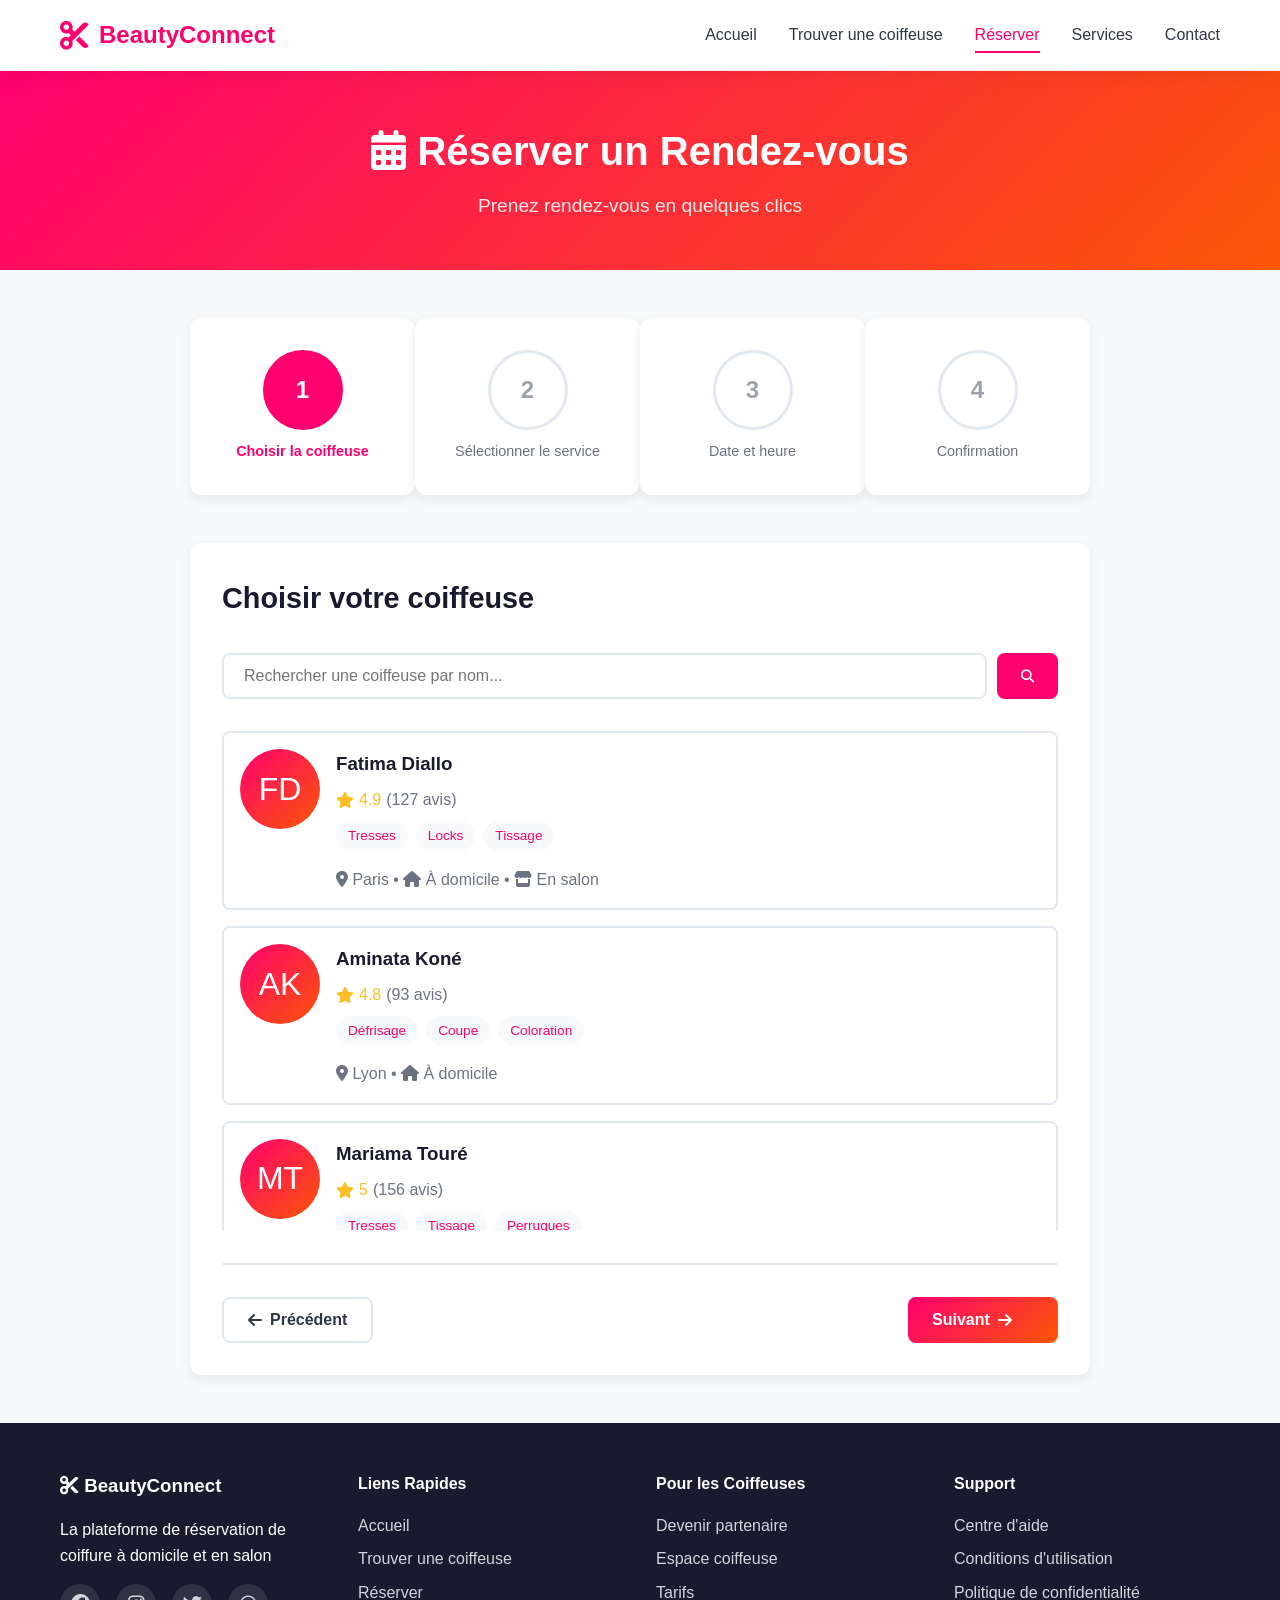
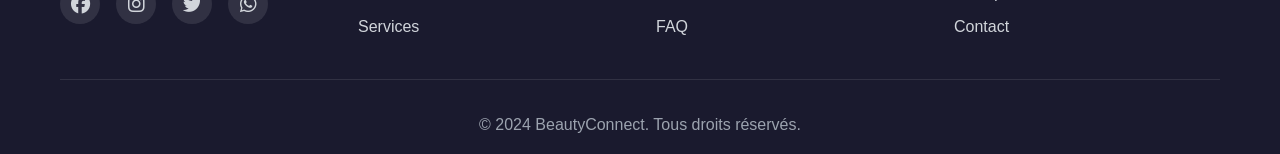
<file: hairstyle-booking-app/reservation.html>
<!DOCTYPE html>
<html lang="fr">
<head>
    <meta charset="UTF-8">
    <meta name="viewport" content="width=device-width, initial-scale=1.0">
    <title>Réserver un Rendez-vous - BeautyConnect</title>
    <link rel="stylesheet" href="styles.css">
    <link rel="stylesheet" href="https://cdnjs.cloudflare.com/ajax/libs/font-awesome/6.4.0/css/all.min.css">
</head>
<body>
    <!-- Navigation -->
    <nav class="navbar">
        <div class="container">
            <div class="nav-brand">
                <i class="fas fa-scissors"></i>
                <span>BeautyConnect</span>
            </div>
            <ul class="nav-menu">
                <li><a href="index.html">Accueil</a></li>
                <li><a href="coiffeuses.html">Trouver une coiffeuse</a></li>
                <li><a href="reservation.html" class="active">Réserver</a></li>
                <li><a href="index.html#services">Services</a></li>
                <li><a href="index.html#contact">Contact</a></li>
            </ul>
            <div class="nav-toggle" id="navToggle">
                <span></span>
                <span></span>
                <span></span>
            </div>
        </div>
    </nav>

    <!-- Page Header -->
    <div class="page-header">
        <div class="container">
            <h1><i class="fas fa-calendar-alt"></i> Réserver un Rendez-vous</h1>
            <p>Prenez rendez-vous en quelques clics</p>
        </div>
    </div>

    <!-- Booking Section -->
    <section class="booking-section">
        <div class="container">
            <div class="booking-container">
                <!-- Progress Steps -->
                <div class="booking-steps">
                    <div class="step active" data-step="1">
                        <div class="step-number">1</div>
                        <div class="step-label">Choisir la coiffeuse</div>
                    </div>
                    <div class="step" data-step="2">
                        <div class="step-number">2</div>
                        <div class="step-label">Sélectionner le service</div>
                    </div>
                    <div class="step" data-step="3">
                        <div class="step-number">3</div>
                        <div class="step-label">Date et heure</div>
                    </div>
                    <div class="step" data-step="4">
                        <div class="step-number">4</div>
                        <div class="step-label">Confirmation</div>
                    </div>
                </div>

                <!-- Booking Form -->
                <div class="booking-form-container">
                    <form id="bookingForm" class="booking-form">
                        <!-- Step 1: Choisir la coiffeuse -->
                        <div class="form-step active" data-step="1">
                            <h2>Choisir votre coiffeuse</h2>

                            <div class="search-stylist">
                                <input type="text" id="stylistSearch" placeholder="Rechercher une coiffeuse par nom...">
                                <button type="button" class="btn-search">
                                    <i class="fas fa-search"></i>
                                </button>
                            </div>

                            <div id="stylistsSelection" class="stylists-selection">
                                <!-- Les coiffeuses disponibles seront chargées ici -->
                            </div>

                            <div class="form-navigation">
                                <button type="button" class="btn btn-outline" disabled>
                                    <i class="fas fa-arrow-left"></i> Précédent
                                </button>
                                <button type="button" class="btn btn-primary next-step" disabled id="step1Next">
                                    Suivant <i class="fas fa-arrow-right"></i>
                                </button>
                            </div>
                        </div>

                        <!-- Step 2: Sélectionner le service -->
                        <div class="form-step" data-step="2">
                            <h2>Choisissez votre service</h2>

                            <div class="selected-stylist-info" id="selectedStylistInfo">
                                <!-- Info de la coiffeuse sélectionnée -->
                            </div>

                            <div class="service-type-selector">
                                <label>Type de service :</label>
                                <div class="radio-group">
                                    <label class="radio-card">
                                        <input type="radio" name="serviceType" value="domicile" required>
                                        <div class="radio-content">
                                            <i class="fas fa-home"></i>
                                            <span>À domicile</span>
                                            <small>La coiffeuse vient chez vous</small>
                                        </div>
                                    </label>
                                    <label class="radio-card">
                                        <input type="radio" name="serviceType" value="salon">
                                        <div class="radio-content">
                                            <i class="fas fa-store"></i>
                                            <span>En salon</span>
                                            <small>Vous allez au salon</small>
                                        </div>
                                    </label>
                                </div>
                            </div>

                            <div class="address-input" id="addressInput" style="display: none;">
                                <label>Votre adresse :</label>
                                <input type="text" id="clientAddress" placeholder="Entrez votre adresse complète...">
                                <button type="button" class="btn-locate" id="locateAddress">
                                    <i class="fas fa-map-marker-alt"></i> Utiliser ma position
                                </button>
                            </div>

                            <div class="services-selection" id="servicesSelection">
                                <!-- Les services seront chargés dynamiquement -->
                            </div>

                            <div class="form-navigation">
                                <button type="button" class="btn btn-outline prev-step">
                                    <i class="fas fa-arrow-left"></i> Précédent
                                </button>
                                <button type="button" class="btn btn-primary next-step" disabled id="step2Next">
                                    Suivant <i class="fas fa-arrow-right"></i>
                                </button>
                            </div>
                        </div>

                        <!-- Step 3: Date et heure -->
                        <div class="form-step" data-step="3">
                            <h2>Choisissez la date et l'heure</h2>

                            <div class="selected-services-summary" id="selectedServicesSummary">
                                <!-- Résumé des services sélectionnés -->
                            </div>

                            <div class="datetime-picker">
                                <div class="date-selector">
                                    <label>Date :</label>
                                    <input type="date" id="appointmentDate" required>
                                </div>

                                <div class="time-slots" id="timeSlots">
                                    <label>Horaire disponible :</label>
                                    <div class="slots-grid">
                                        <!-- Les créneaux horaires seront générés dynamiquement -->
                                    </div>
                                </div>
                            </div>

                            <div class="estimated-duration">
                                <i class="fas fa-clock"></i>
                                <span>Durée estimée : <strong id="estimatedDuration">2h00</strong></span>
                            </div>

                            <div class="form-navigation">
                                <button type="button" class="btn btn-outline prev-step">
                                    <i class="fas fa-arrow-left"></i> Précédent
                                </button>
                                <button type="button" class="btn btn-primary next-step" disabled id="step3Next">
                                    Suivant <i class="fas fa-arrow-right"></i>
                                </button>
                            </div>
                        </div>

                        <!-- Step 4: Confirmation -->
                        <div class="form-step" data-step="4">
                            <h2>Confirmation de votre réservation</h2>

                            <div class="booking-summary">
                                <div class="summary-section">
                                    <h3><i class="fas fa-user"></i> Coiffeuse</h3>
                                    <div id="confirmStylist"></div>
                                </div>

                                <div class="summary-section">
                                    <h3><i class="fas fa-cut"></i> Services</h3>
                                    <div id="confirmServices"></div>
                                </div>

                                <div class="summary-section">
                                    <h3><i class="fas fa-calendar"></i> Date et heure</h3>
                                    <div id="confirmDateTime"></div>
                                </div>

                                <div class="summary-section">
                                    <h3><i class="fas fa-map-marker-alt"></i> Lieu</h3>
                                    <div id="confirmLocation"></div>
                                </div>

                                <div class="summary-section total">
                                    <h3>Total</h3>
                                    <div class="price-total" id="totalPrice">0 €</div>
                                </div>
                            </div>

                            <div class="client-info">
                                <h3>Vos informations</h3>
                                <div class="form-grid">
                                    <div class="form-group">
                                        <label>Nom complet *</label>
                                        <input type="text" id="clientName" required>
                                    </div>
                                    <div class="form-group">
                                        <label>Téléphone *</label>
                                        <input type="tel" id="clientPhone" required>
                                    </div>
                                    <div class="form-group">
                                        <label>Email *</label>
                                        <input type="email" id="clientEmail" required>
                                    </div>
                                    <div class="form-group">
                                        <label>Commentaires (optionnel)</label>
                                        <textarea id="clientComments" rows="3" placeholder="Des demandes particulières ?"></textarea>
                                    </div>
                                </div>
                            </div>

                            <div class="payment-method">
                                <h3><i class="fas fa-credit-card"></i> Mode de paiement</h3>
                                <div class="radio-group">
                                    <label class="radio-option">
                                        <input type="radio" name="paymentMethod" value="cash" checked>
                                        <span>Espèces (paiement à la fin de la prestation)</span>
                                    </label>
                                    <label class="radio-option">
                                        <input type="radio" name="paymentMethod" value="card">
                                        <span>Carte bancaire</span>
                                    </label>
                                    <label class="radio-option">
                                        <input type="radio" name="paymentMethod" value="mobile">
                                        <span>Paiement mobile (Orange Money, Wave, etc.)</span>
                                    </label>
                                </div>
                            </div>

                            <div class="terms-acceptance">
                                <label class="checkbox-label">
                                    <input type="checkbox" id="acceptTerms" required>
                                    <span>J'accepte les <a href="#">conditions générales d'utilisation</a></span>
                                </label>
                            </div>

                            <div class="form-navigation">
                                <button type="button" class="btn btn-outline prev-step">
                                    <i class="fas fa-arrow-left"></i> Précédent
                                </button>
                                <button type="submit" class="btn btn-success" id="confirmBooking">
                                    <i class="fas fa-check"></i> Confirmer la réservation
                                </button>
                            </div>
                        </div>
                    </form>
                </div>
            </div>
        </div>
    </section>

    <!-- Success Modal -->
    <div class="modal" id="successModal">
        <div class="modal-content success">
            <div class="success-icon">
                <i class="fas fa-check-circle"></i>
            </div>
            <h2>Réservation confirmée !</h2>
            <p>Votre rendez-vous a été enregistré avec succès.</p>
            <div class="confirmation-details" id="confirmationDetails"></div>
            <div class="modal-actions">
                <button class="btn btn-primary" onclick="window.location.href='index.html'">
                    Retour à l'accueil
                </button>
                <button class="btn btn-outline" onclick="window.print()">
                    <i class="fas fa-print"></i> Imprimer
                </button>
            </div>
        </div>
    </div>

    <!-- Footer -->
    <footer class="footer">
        <div class="container">
            <div class="footer-content">
                <div class="footer-section">
                    <h3><i class="fas fa-scissors"></i> BeautyConnect</h3>
                    <p>La plateforme de réservation de coiffure à domicile et en salon</p>
                    <div class="social-links">
                        <a href="#"><i class="fab fa-facebook"></i></a>
                        <a href="#"><i class="fab fa-instagram"></i></a>
                        <a href="#"><i class="fab fa-twitter"></i></a>
                        <a href="#"><i class="fab fa-whatsapp"></i></a>
                    </div>
                </div>
                <div class="footer-section">
                    <h4>Liens Rapides</h4>
                    <ul>
                        <li><a href="index.html">Accueil</a></li>
                        <li><a href="coiffeuses.html">Trouver une coiffeuse</a></li>
                        <li><a href="reservation.html">Réserver</a></li>
                        <li><a href="index.html#services">Services</a></li>
                    </ul>
                </div>
                <div class="footer-section">
                    <h4>Pour les Coiffeuses</h4>
                    <ul>
                        <li><a href="#">Devenir partenaire</a></li>
                        <li><a href="#">Espace coiffeuse</a></li>
                        <li><a href="#">Tarifs</a></li>
                        <li><a href="#">FAQ</a></li>
                    </ul>
                </div>
                <div class="footer-section">
                    <h4>Support</h4>
                    <ul>
                        <li><a href="#">Centre d'aide</a></li>
                        <li><a href="#">Conditions d'utilisation</a></li>
                        <li><a href="#">Politique de confidentialité</a></li>
                        <li><a href="index.html#contact">Contact</a></li>
                    </ul>
                </div>
            </div>
            <div class="footer-bottom">
                <p>&copy; 2024 BeautyConnect. Tous droits réservés.</p>
            </div>
        </div>
    </footer>

    <script src="script.js"></script>
    <script src="stylists-data.js"></script>
    <script src="booking.js"></script>
</body>
</html>
</file>
<file: hairstyle-booking-app/styles.css>
/* ========================================
   Global Styles & Reset
   ======================================== */

* {
    margin: 0;
    padding: 0;
    box-sizing: border-box;
}

:root {
    --primary-color: #ff006e;
    --primary-dark: #d6006d;
    --secondary-color: #fb5607;
    --accent-color: #ffbe0b;
    --dark-color: #1a1a2e;
    --dark-accent: #16213e;
    --light-color: #f8f9fa;
    --light-accent: #ffffff;
    --text-color: #2d3748;
    --text-light: #718096;
    --border-color: #e2e8f0;
    --success-color: #06d6a0;
    --warning-color: #ffd23f;
    --danger-color: #ef476f;
    --info-color: #3a86ff;
    --shadow-sm: 0 2px 4px rgba(0, 0, 0, 0.05);
    --shadow: 0 4px 12px rgba(0, 0, 0, 0.08);
    --shadow-lg: 0 20px 40px rgba(0, 0, 0, 0.12);
    --shadow-xl: 0 25px 50px rgba(0, 0, 0, 0.2);
    --transition: all 0.3s cubic-bezier(0.4, 0, 0.2, 1);
    --transition-fast: all 0.15s ease;
    --gradient-primary: linear-gradient(135deg, #ff006e 0%, #fb5607 100%);
    --gradient-secondary: linear-gradient(135deg, #ffbe0b 0%, #fb5607 100%);
    --gradient-dark: linear-gradient(135deg, #1a1a2e 0%, #16213e 100%);
    --border-radius: 12px;
    --border-radius-lg: 20px;
}

body {
    font-family: -apple-system, BlinkMacSystemFont, 'Segoe UI', Roboto, 'Helvetica Neue', Arial, sans-serif;
    color: var(--text-color);
    line-height: 1.6;
    background: linear-gradient(to bottom, #ffffff 0%, #f8f9fa 100%);
    overflow-x: hidden;
}

@keyframes fadeIn {
    from { opacity: 0; }
    to { opacity: 1; }
}

@keyframes slideInUp {
    from {
        opacity: 0;
        transform: translateY(30px);
    }
    to {
        opacity: 1;
        transform: translateY(0);
    }
}

@keyframes slideInLeft {
    from {
        opacity: 0;
        transform: translateX(-30px);
    }
    to {
        opacity: 1;
        transform: translateX(0);
    }
}

@keyframes slideInRight {
    from {
        opacity: 0;
        transform: translateX(30px);
    }
    to {
        opacity: 1;
        transform: translateX(0);
    }
}

@keyframes pulse {
    0%, 100% { transform: scale(1); }
    50% { transform: scale(1.05); }
}

@keyframes float {
    0%, 100% { transform: translateY(0); }
    50% { transform: translateY(-10px); }
}

@keyframes shimmer {
    0% { background-position: -1000px 0; }
    100% { background-position: 1000px 0; }
}

.container {
    max-width: 1200px;
    margin: 0 auto;
    padding: 0 20px;
}

img {
    max-width: 100%;
    height: auto;
}

a {
    text-decoration: none;
    color: inherit;
}

/* ========================================
   Navigation Bar
   ======================================== */

.navbar {
    background: rgba(255, 255, 255, 0.95);
    backdrop-filter: blur(10px);
    box-shadow: 0 2px 20px rgba(0, 0, 0, 0.08);
    position: sticky;
    top: 0;
    z-index: 1000;
    padding: 1rem 0;
    border-bottom: 1px solid rgba(255, 0, 110, 0.1);
    animation: slideInUp 0.5s ease;
}

.navbar .container {
    display: flex;
    justify-content: space-between;
    align-items: center;
}

.nav-brand {
    display: flex;
    align-items: center;
    gap: 10px;
    font-size: 1.5rem;
    font-weight: bold;
    color: var(--primary-color);
}

.nav-brand i {
    font-size: 1.8rem;
}

.nav-menu {
    display: flex;
    list-style: none;
    gap: 2rem;
}

.nav-menu a {
    color: var(--text-color);
    font-weight: 500;
    transition: var(--transition);
    padding: 0.5rem 0;
    border-bottom: 2px solid transparent;
}

.nav-menu a:hover,
.nav-menu a.active {
    color: var(--primary-color);
    border-bottom-color: var(--primary-color);
}

.nav-toggle {
    display: none;
    flex-direction: column;
    gap: 4px;
    cursor: pointer;
}

.nav-toggle span {
    width: 25px;
    height: 3px;
    background: var(--text-color);
    transition: var(--transition);
}

/* ========================================
   Buttons
   ======================================== */

.btn {
    display: inline-flex;
    align-items: center;
    gap: 8px;
    padding: 12px 24px;
    border: none;
    border-radius: 8px;
    font-size: 1rem;
    font-weight: 600;
    cursor: pointer;
    transition: var(--transition);
    text-align: center;
}

.btn-primary {
    background: var(--gradient-primary);
    color: #fff;
    position: relative;
    overflow: hidden;
}

.btn-primary::before {
    content: '';
    position: absolute;
    top: 0;
    left: -100%;
    width: 100%;
    height: 100%;
    background: linear-gradient(90deg, transparent, rgba(255, 255, 255, 0.3), transparent);
    transition: left 0.5s;
}

.btn-primary:hover::before {
    left: 100%;
}

.btn-primary:hover {
    transform: translateY(-3px);
    box-shadow: 0 10px 30px rgba(255, 0, 110, 0.4);
}

.btn-primary:active {
    transform: translateY(-1px);
}

.btn-secondary {
    background: #fff;
    color: var(--primary-color);
    border: 2px solid var(--primary-color);
}

.btn-secondary:hover {
    background: var(--primary-color);
    color: #fff;
}

.btn-outline {
    background: transparent;
    color: var(--text-color);
    border: 2px solid var(--border-color);
}

.btn-outline:hover {
    border-color: var(--primary-color);
    color: var(--primary-color);
}

.btn-success {
    background: var(--success-color);
    color: #fff;
}

.btn-success:hover {
    background: #059669;
    transform: translateY(-2px);
}

/* ========================================
   Hero Section
   ======================================== */

.hero {
    position: relative;
    min-height: 650px;
    background: var(--gradient-primary);
    display: flex;
    align-items: center;
    justify-content: center;
    color: #fff;
    text-align: center;
    overflow: hidden;
}

.hero::after {
    content: '';
    position: absolute;
    bottom: -2px;
    left: 0;
    right: 0;
    height: 100px;
    background: url('data:image/svg+xml,<svg xmlns="http://www.w3.org/2000/svg" viewBox="0 0 1440 100"><path fill="%23ffffff" d="M0,50 Q360,0 720,50 T1440,50 L1440,100 L0,100 Z"></path></svg>') bottom center no-repeat;
    background-size: cover;
}

.hero::before {
    content: '';
    position: absolute;
    top: 0;
    left: 0;
    right: 0;
    bottom: 0;
    background: url('data:image/svg+xml,<svg xmlns="http://www.w3.org/2000/svg" viewBox="0 0 1440 320"><path fill="%23ffffff" fill-opacity="0.1" d="M0,96L48,112C96,128,192,160,288,160C384,160,480,128,576,112C672,96,768,96,864,112C960,128,1056,160,1152,165.3C1248,171,1344,149,1392,138.7L1440,128L1440,320L1392,320C1344,320,1248,320,1152,320C1056,320,960,320,864,320C768,320,672,320,576,320C480,320,384,320,288,320C192,320,96,320,48,320L0,320Z"></path></svg>') bottom center no-repeat;
    background-size: cover;
}

.hero-overlay {
    position: absolute;
    top: 0;
    left: 0;
    right: 0;
    bottom: 0;
    background: rgba(0, 0, 0, 0.2);
}

.hero-content {
    position: relative;
    z-index: 1;
}

.hero h1 {
    font-size: 3rem;
    margin-bottom: 1rem;
    animation: fadeInUp 1s ease;
}

.hero-subtitle {
    font-size: 1.3rem;
    margin-bottom: 2rem;
    opacity: 0.95;
    animation: fadeInUp 1s ease 0.2s backwards;
}

.hero-buttons {
    display: flex;
    gap: 1rem;
    justify-content: center;
    margin-bottom: 2rem;
    animation: fadeInUp 1s ease 0.4s backwards;
}

.location-search {
    display: flex;
    align-items: center;
    gap: 10px;
    background: #fff;
    padding: 10px 15px;
    border-radius: 50px;
    max-width: 600px;
    margin: 0 auto;
    animation: fadeInUp 1s ease 0.6s backwards;
}

.location-search i {
    color: var(--primary-color);
}

.location-search input {
    flex: 1;
    border: none;
    outline: none;
    font-size: 1rem;
    color: var(--text-color);
}

.btn-location {
    background: var(--primary-color);
    color: #fff;
    border: none;
    padding: 8px 16px;
    border-radius: 25px;
    cursor: pointer;
    font-weight: 600;
    transition: var(--transition);
}

.btn-location:hover {
    background: var(--secondary-color);
}

@keyframes fadeInUp {
    from {
        opacity: 0;
        transform: translateY(30px);
    }
    to {
        opacity: 1;
        transform: translateY(0);
    }
}

/* ========================================
   How It Works Section
   ======================================== */

.how-it-works {
    padding: 5rem 0;
    background: var(--light-color);
}

.how-it-works h2 {
    text-align: center;
    font-size: 2.5rem;
    margin-bottom: 3rem;
    color: var(--dark-color);
}

.steps {
    display: grid;
    grid-template-columns: repeat(auto-fit, minmax(300px, 1fr));
    gap: 2rem;
}

.step {
    background: #fff;
    padding: 2rem;
    border-radius: 12px;
    text-align: center;
    box-shadow: var(--shadow);
    transition: var(--transition);
}

.step:hover {
    transform: translateY(-5px);
    box-shadow: var(--shadow-lg);
}

.step-icon {
    width: 80px;
    height: 80px;
    margin: 0 auto 1.5rem;
    background: linear-gradient(135deg, var(--primary-color), var(--secondary-color));
    border-radius: 50%;
    display: flex;
    align-items: center;
    justify-content: center;
}

.step-icon i {
    font-size: 2rem;
    color: #fff;
}

.step h3 {
    font-size: 1.5rem;
    margin-bottom: 1rem;
    color: var(--dark-color);
}

.step p {
    color: var(--text-color);
}

/* ========================================
   Services Section
   ======================================== */

.services {
    padding: 5rem 0;
}

.services h2 {
    text-align: center;
    font-size: 2.5rem;
    margin-bottom: 3rem;
    color: var(--dark-color);
}

.services-grid {
    display: grid;
    grid-template-columns: repeat(auto-fit, minmax(280px, 1fr));
    gap: 2rem;
}

.service-card {
    padding: 2rem;
    background: #fff;
    border: 2px solid var(--border-color);
    border-radius: 12px;
    text-align: center;
    transition: var(--transition);
}

.service-card:hover {
    border-color: var(--primary-color);
    transform: translateY(-5px);
    box-shadow: var(--shadow-lg);
}

.service-card i {
    font-size: 3rem;
    color: var(--primary-color);
    margin-bottom: 1rem;
}

.service-card h3 {
    font-size: 1.3rem;
    margin-bottom: 1rem;
    color: var(--dark-color);
}

/* ========================================
   Stylists Section
   ======================================== */

.popular-stylists {
    padding: 5rem 0;
    background: var(--light-color);
}

.popular-stylists h2 {
    text-align: center;
    font-size: 2.5rem;
    margin-bottom: 3rem;
    color: var(--dark-color);
}

.stylists-grid {
    display: grid;
    grid-template-columns: repeat(auto-fit, minmax(280px, 1fr));
    gap: 2rem;
    margin-bottom: 2rem;
}

.stylist-card {
    background: #fff;
    border-radius: 12px;
    overflow: hidden;
    box-shadow: var(--shadow);
    transition: var(--transition);
    cursor: pointer;
}

.stylist-card:hover {
    transform: translateY(-5px);
    box-shadow: var(--shadow-lg);
}

.stylist-image {
    width: 100%;
    height: 250px;
    background: linear-gradient(135deg, #667eea, #764ba2);
    display: flex;
    align-items: center;
    justify-content: center;
    color: #fff;
    font-size: 4rem;
}

.stylist-info {
    padding: 1.5rem;
}

.stylist-header {
    display: flex;
    justify-content: space-between;
    align-items: center;
    margin-bottom: 1rem;
}

.stylist-name {
    font-size: 1.3rem;
    font-weight: bold;
    color: var(--dark-color);
}

.stylist-rating {
    display: flex;
    align-items: center;
    gap: 5px;
    color: #fbbf24;
}

.stylist-specialties {
    display: flex;
    flex-wrap: wrap;
    gap: 0.5rem;
    margin-bottom: 1rem;
}

.specialty-tag {
    background: var(--light-color);
    color: var(--primary-color);
    padding: 4px 12px;
    border-radius: 20px;
    font-size: 0.85rem;
    font-weight: 500;
}

.stylist-location {
    display: flex;
    align-items: center;
    gap: 5px;
    color: var(--text-color);
    margin-bottom: 0.5rem;
}

.stylist-price {
    font-weight: bold;
    color: var(--primary-color);
    font-size: 1.1rem;
}

.stylist-actions {
    display: flex;
    gap: 0.5rem;
    margin-top: 1rem;
}

.stylist-actions .btn {
    flex: 1;
    padding: 10px;
    font-size: 0.9rem;
}

/* ========================================
   Testimonials
   ======================================== */

.testimonials {
    padding: 5rem 0;
}

.testimonials h2 {
    text-align: center;
    font-size: 2.5rem;
    margin-bottom: 3rem;
    color: var(--dark-color);
}

.testimonials-grid {
    display: grid;
    grid-template-columns: repeat(auto-fit, minmax(300px, 1fr));
    gap: 2rem;
}

.testimonial {
    background: #fff;
    padding: 2rem;
    border-radius: 12px;
    box-shadow: var(--shadow);
}

.stars {
    color: #fbbf24;
    margin-bottom: 1rem;
}

.testimonial p {
    font-style: italic;
    margin-bottom: 1.5rem;
    color: var(--text-color);
}

.client-info {
    display: flex;
    flex-direction: column;
}

.client-info strong {
    color: var(--dark-color);
}

.client-info span {
    font-size: 0.9rem;
    color: #6b7280;
}

/* ========================================
   Contact Section
   ======================================== */

.contact {
    padding: 5rem 0;
    background: var(--light-color);
}

.contact h2 {
    text-align: center;
    font-size: 2.5rem;
    margin-bottom: 3rem;
    color: var(--dark-color);
}

.contact-content {
    display: grid;
    grid-template-columns: 1fr 1fr;
    gap: 3rem;
}

.contact-info {
    display: flex;
    flex-direction: column;
    gap: 2rem;
}

.info-item {
    display: flex;
    gap: 1rem;
}

.info-item i {
    width: 50px;
    height: 50px;
    background: var(--primary-color);
    color: #fff;
    display: flex;
    align-items: center;
    justify-content: center;
    border-radius: 50%;
    font-size: 1.2rem;
}

.info-item h4 {
    color: var(--dark-color);
    margin-bottom: 0.5rem;
}

.contact-form {
    display: flex;
    flex-direction: column;
    gap: 1rem;
}

.contact-form input,
.contact-form textarea {
    padding: 12px;
    border: 2px solid var(--border-color);
    border-radius: 8px;
    font-size: 1rem;
    font-family: inherit;
    outline: none;
    transition: var(--transition);
}

.contact-form input:focus,
.contact-form textarea:focus {
    border-color: var(--primary-color);
}

/* ========================================
   Footer
   ======================================== */

.footer {
    background: var(--dark-color);
    color: #fff;
    padding: 3rem 0 1rem;
}

.footer-content {
    display: grid;
    grid-template-columns: repeat(auto-fit, minmax(250px, 1fr));
    gap: 2rem;
    margin-bottom: 2rem;
}

.footer-section h3,
.footer-section h4 {
    margin-bottom: 1rem;
}

.footer-section ul {
    list-style: none;
}

.footer-section ul li {
    margin-bottom: 0.5rem;
}

.footer-section a {
    color: #d1d5db;
    transition: var(--transition);
}

.footer-section a:hover {
    color: var(--primary-color);
}

.social-links {
    display: flex;
    gap: 1rem;
    margin-top: 1rem;
}

.social-links a {
    width: 40px;
    height: 40px;
    background: rgba(255, 255, 255, 0.1);
    border-radius: 50%;
    display: flex;
    align-items: center;
    justify-content: center;
    font-size: 1.2rem;
    transition: var(--transition);
}

.social-links a:hover {
    background: var(--primary-color);
    color: #fff;
}

.footer-bottom {
    text-align: center;
    padding-top: 2rem;
    border-top: 1px solid rgba(255, 255, 255, 0.1);
    color: #9ca3af;
}

/* ========================================
   Page Header
   ======================================== */

.page-header {
    background: linear-gradient(135deg, var(--primary-color), var(--secondary-color));
    color: #fff;
    padding: 3rem 0;
    text-align: center;
}

.page-header h1 {
    font-size: 2.5rem;
    margin-bottom: 0.5rem;
}

.page-header p {
    font-size: 1.2rem;
    opacity: 0.9;
}

/* ========================================
   Search & Filter Section
   ======================================== */

.search-filter {
    padding: 2rem 0;
    background: #fff;
    box-shadow: var(--shadow);
}

.search-bar {
    display: flex;
    gap: 1rem;
    margin-bottom: 1.5rem;
}

.search-input-group {
    flex: 1;
    display: flex;
    align-items: center;
    gap: 10px;
    padding: 12px 20px;
    background: var(--light-color);
    border-radius: 50px;
}

.search-input-group i {
    color: var(--primary-color);
}

.search-input-group input {
    flex: 1;
    border: none;
    background: transparent;
    outline: none;
    font-size: 1rem;
}

.btn-geolocation {
    background: var(--primary-color);
    color: #fff;
    border: none;
    padding: 8px 16px;
    border-radius: 25px;
    cursor: pointer;
    font-weight: 600;
    transition: var(--transition);
}

.btn-geolocation:hover {
    background: var(--secondary-color);
}

.filters {
    display: flex;
    flex-wrap: wrap;
    gap: 1rem;
}

.filter-group {
    display: flex;
    flex-wrap: wrap;
    gap: 1rem;
    align-items: center;
    width: 100%;
}

.filter-group select {
    padding: 10px 15px;
    border: 2px solid var(--border-color);
    border-radius: 8px;
    font-size: 0.95rem;
    outline: none;
    cursor: pointer;
    transition: var(--transition);
}

.filter-group select:focus {
    border-color: var(--primary-color);
}

.active-location {
    display: flex;
    align-items: center;
    gap: 10px;
    padding: 10px 20px;
    background: #dcfce7;
    color: #166534;
    border-radius: 8px;
    margin-top: 1rem;
}

.distance-badge {
    background: var(--success-color);
    color: #fff;
    padding: 4px 12px;
    border-radius: 20px;
    font-size: 0.85rem;
}

/* ========================================
   Results Section
   ======================================== */

.results-section {
    padding: 3rem 0;
    background: var(--light-color);
}

.results-header {
    display: flex;
    justify-content: space-between;
    align-items: center;
    margin-bottom: 2rem;
}

.results-count {
    color: #6b7280;
    font-size: 1rem;
}

.stylists-list {
    display: grid;
    grid-template-columns: repeat(auto-fill, minmax(300px, 1fr));
    gap: 2rem;
}

.loading-state,
.no-results {
    text-align: center;
    padding: 4rem 2rem;
}

.loading-state i {
    font-size: 3rem;
    color: var(--primary-color);
    margin-bottom: 1rem;
}

.no-results i {
    font-size: 4rem;
    color: #9ca3af;
    margin-bottom: 1rem;
}

.map-container {
    height: 400px;
    background: #fff;
    border-radius: 12px;
    margin-bottom: 2rem;
    overflow: hidden;
    box-shadow: var(--shadow);
}

.map-placeholder {
    height: 100%;
    display: flex;
    flex-direction: column;
    align-items: center;
    justify-content: center;
    color: #9ca3af;
}

.map-placeholder i {
    font-size: 4rem;
    margin-bottom: 1rem;
}

/* ========================================
   Modal
   ======================================== */

.modal {
    display: none;
    position: fixed;
    z-index: 9999;
    left: 0;
    top: 0;
    width: 100%;
    height: 100%;
    background: rgba(0, 0, 0, 0.6);
    align-items: center;
    justify-content: center;
}

.modal.active {
    display: flex;
}

.modal-content {
    background: #fff;
    padding: 2rem;
    border-radius: 12px;
    max-width: 600px;
    width: 90%;
    max-height: 90vh;
    overflow-y: auto;
    position: relative;
    animation: modalSlideIn 0.3s ease;
}

@keyframes modalSlideIn {
    from {
        transform: translateY(-50px);
        opacity: 0;
    }
    to {
        transform: translateY(0);
        opacity: 1;
    }
}

.close-modal {
    position: absolute;
    top: 1rem;
    right: 1rem;
    font-size: 2rem;
    cursor: pointer;
    color: #6b7280;
    transition: var(--transition);
}

.close-modal:hover {
    color: var(--danger-color);
}

/* ========================================
   Booking Section
   ======================================== */

.booking-section {
    padding: 3rem 0;
    background: var(--light-color);
    min-height: calc(100vh - 200px);
}

.booking-container {
    max-width: 900px;
    margin: 0 auto;
}

.booking-steps {
    display: flex;
    justify-content: space-between;
    margin-bottom: 3rem;
    position: relative;
}

.booking-steps::before {
    content: '';
    position: absolute;
    top: 40px;
    left: 0;
    right: 0;
    height: 2px;
    background: var(--border-color);
    z-index: 0;
}

.step {
    flex: 1;
    display: flex;
    flex-direction: column;
    align-items: center;
    gap: 10px;
    position: relative;
    z-index: 1;
}

.step-number {
    width: 80px;
    height: 80px;
    border-radius: 50%;
    background: #fff;
    border: 3px solid var(--border-color);
    display: flex;
    align-items: center;
    justify-content: center;
    font-size: 1.5rem;
    font-weight: bold;
    color: #9ca3af;
    transition: var(--transition);
}

.step.active .step-number,
.step.completed .step-number {
    background: var(--primary-color);
    border-color: var(--primary-color);
    color: #fff;
}

.step-label {
    font-size: 0.9rem;
    color: #6b7280;
    text-align: center;
}

.step.active .step-label {
    color: var(--primary-color);
    font-weight: 600;
}

.booking-form-container {
    background: #fff;
    padding: 2rem;
    border-radius: 12px;
    box-shadow: var(--shadow);
}

.form-step {
    display: none;
}

.form-step.active {
    display: block;
    animation: fadeInUp 0.5s ease;
}

.form-step h2 {
    font-size: 1.8rem;
    margin-bottom: 2rem;
    color: var(--dark-color);
}

.form-navigation {
    display: flex;
    justify-content: space-between;
    gap: 1rem;
    margin-top: 2rem;
    padding-top: 2rem;
    border-top: 2px solid var(--border-color);
}

.form-navigation .btn {
    min-width: 150px;
}

/* Stylists Selection */
.search-stylist {
    display: flex;
    gap: 10px;
    margin-bottom: 2rem;
}

.search-stylist input {
    flex: 1;
    padding: 12px 20px;
    border: 2px solid var(--border-color);
    border-radius: 8px;
    font-size: 1rem;
    outline: none;
}

.search-stylist input:focus {
    border-color: var(--primary-color);
}

.btn-search {
    padding: 12px 24px;
    background: var(--primary-color);
    color: #fff;
    border: none;
    border-radius: 8px;
    cursor: pointer;
    transition: var(--transition);
}

.stylists-selection {
    display: grid;
    gap: 1rem;
    max-height: 500px;
    overflow-y: auto;
}

.stylist-option {
    display: flex;
    gap: 1rem;
    padding: 1rem;
    border: 2px solid var(--border-color);
    border-radius: 8px;
    cursor: pointer;
    transition: var(--transition);
}

.stylist-option:hover {
    border-color: var(--primary-color);
    background: #faf5ff;
}

.stylist-option.selected {
    border-color: var(--primary-color);
    background: #faf5ff;
}

.stylist-avatar {
    width: 80px;
    height: 80px;
    border-radius: 50%;
    background: linear-gradient(135deg, var(--primary-color), var(--secondary-color));
    display: flex;
    align-items: center;
    justify-content: center;
    color: #fff;
    font-size: 2rem;
    flex-shrink: 0;
}

.stylist-details {
    flex: 1;
}

.stylist-details h3 {
    color: var(--dark-color);
    margin-bottom: 0.5rem;
}

/* Service Selection */
.service-type-selector {
    margin-bottom: 2rem;
}

.service-type-selector label {
    display: block;
    font-weight: 600;
    margin-bottom: 1rem;
    color: var(--dark-color);
}

.radio-group {
    display: grid;
    grid-template-columns: repeat(auto-fit, minmax(200px, 1fr));
    gap: 1rem;
}

.radio-card {
    position: relative;
    cursor: pointer;
}

.radio-card input[type="radio"] {
    position: absolute;
    opacity: 0;
}

.radio-content {
    display: flex;
    flex-direction: column;
    align-items: center;
    gap: 10px;
    padding: 1.5rem;
    border: 2px solid var(--border-color);
    border-radius: 8px;
    transition: var(--transition);
    text-align: center;
}

.radio-card input[type="radio"]:checked + .radio-content {
    border-color: var(--primary-color);
    background: #faf5ff;
}

.radio-content i {
    font-size: 2rem;
    color: var(--primary-color);
}

.radio-content span {
    font-weight: 600;
    color: var(--dark-color);
}

.radio-content small {
    color: #6b7280;
}

.address-input {
    margin: 1.5rem 0;
}

.address-input label {
    display: block;
    font-weight: 600;
    margin-bottom: 0.5rem;
    color: var(--dark-color);
}

.address-input input {
    width: 100%;
    padding: 12px 20px;
    border: 2px solid var(--border-color);
    border-radius: 8px;
    font-size: 1rem;
    outline: none;
    margin-bottom: 0.5rem;
}

.btn-locate {
    padding: 8px 16px;
    background: var(--light-color);
    color: var(--primary-color);
    border: 2px solid var(--primary-color);
    border-radius: 8px;
    cursor: pointer;
    font-weight: 600;
    transition: var(--transition);
}

.btn-locate:hover {
    background: var(--primary-color);
    color: #fff;
}

.services-selection {
    display: grid;
    gap: 1rem;
}

.service-checkbox {
    display: flex;
    align-items: center;
    gap: 1rem;
    padding: 1rem;
    border: 2px solid var(--border-color);
    border-radius: 8px;
    cursor: pointer;
    transition: var(--transition);
}

.service-checkbox:hover {
    border-color: var(--primary-color);
}

.service-checkbox input[type="checkbox"]:checked ~ * {
    color: var(--primary-color);
}

/* Date & Time Selection */
.datetime-picker {
    display: grid;
    gap: 2rem;
}

.date-selector label {
    display: block;
    font-weight: 600;
    margin-bottom: 0.5rem;
    color: var(--dark-color);
}

.date-selector input[type="date"] {
    width: 100%;
    padding: 12px 20px;
    border: 2px solid var(--border-color);
    border-radius: 8px;
    font-size: 1rem;
    outline: none;
}

.time-slots label {
    display: block;
    font-weight: 600;
    margin-bottom: 1rem;
    color: var(--dark-color);
}

.slots-grid {
    display: grid;
    grid-template-columns: repeat(auto-fill, minmax(100px, 1fr));
    gap: 1rem;
}

.time-slot {
    padding: 12px;
    border: 2px solid var(--border-color);
    border-radius: 8px;
    text-align: center;
    cursor: pointer;
    transition: var(--transition);
}

.time-slot:hover {
    border-color: var(--primary-color);
}

.time-slot.selected {
    background: var(--primary-color);
    color: #fff;
    border-color: var(--primary-color);
}

.time-slot.unavailable {
    opacity: 0.4;
    cursor: not-allowed;
}

.estimated-duration {
    display: flex;
    align-items: center;
    gap: 10px;
    padding: 1rem;
    background: var(--light-color);
    border-radius: 8px;
    color: var(--text-color);
}

/* Booking Summary */
.booking-summary {
    display: grid;
    gap: 1.5rem;
    margin-bottom: 2rem;
}

.summary-section {
    padding: 1.5rem;
    background: var(--light-color);
    border-radius: 8px;
}

.summary-section h3 {
    display: flex;
    align-items: center;
    gap: 10px;
    color: var(--dark-color);
    margin-bottom: 1rem;
}

.summary-section.total {
    background: var(--primary-color);
    color: #fff;
}

.price-total {
    font-size: 2rem;
    font-weight: bold;
}

.client-info h3 {
    margin-bottom: 1rem;
    color: var(--dark-color);
}

.form-grid {
    display: grid;
    grid-template-columns: repeat(auto-fit, minmax(250px, 1fr));
    gap: 1rem;
}

.form-group label {
    display: block;
    font-weight: 600;
    margin-bottom: 0.5rem;
    color: var(--dark-color);
}

.form-group input,
.form-group textarea {
    width: 100%;
    padding: 12px;
    border: 2px solid var(--border-color);
    border-radius: 8px;
    font-size: 1rem;
    font-family: inherit;
    outline: none;
    transition: var(--transition);
}

.form-group input:focus,
.form-group textarea:focus {
    border-color: var(--primary-color);
}

.payment-method {
    margin: 2rem 0;
}

.payment-method h3 {
    margin-bottom: 1rem;
    color: var(--dark-color);
}

.radio-option {
    display: flex;
    align-items: center;
    gap: 10px;
    padding: 1rem;
    border: 2px solid var(--border-color);
    border-radius: 8px;
    margin-bottom: 0.5rem;
    cursor: pointer;
    transition: var(--transition);
}

.radio-option:hover {
    border-color: var(--primary-color);
}

.radio-option input[type="radio"]:checked ~ span {
    color: var(--primary-color);
    font-weight: 600;
}

.terms-acceptance {
    margin: 1.5rem 0;
}

.checkbox-label {
    display: flex;
    align-items: center;
    gap: 10px;
    cursor: pointer;
}

.checkbox-label a {
    color: var(--primary-color);
    text-decoration: underline;
}

/* Success Modal */
.modal-content.success {
    text-align: center;
}

.success-icon {
    font-size: 5rem;
    color: var(--success-color);
    margin-bottom: 1rem;
}

.modal-content.success h2 {
    color: var(--dark-color);
    margin-bottom: 1rem;
}

.confirmation-details {
    background: var(--light-color);
    padding: 1.5rem;
    border-radius: 8px;
    margin: 1.5rem 0;
    text-align: left;
}

.modal-actions {
    display: flex;
    gap: 1rem;
    justify-content: center;
    margin-top: 1.5rem;
}

/* Utility Classes */
.text-center {
    text-align: center;
}

/* ========================================
   Responsive Design
   ======================================== */

@media (max-width: 768px) {
    .nav-menu {
        position: fixed;
        left: -100%;
        top: 70px;
        flex-direction: column;
        background: #fff;
        width: 100%;
        text-align: center;
        transition: var(--transition);
        box-shadow: var(--shadow);
        padding: 2rem 0;
    }

    .nav-menu.active {
        left: 0;
    }

    .nav-toggle {
        display: flex;
    }

    .hero h1 {
        font-size: 2rem;
    }

    .hero-subtitle {
        font-size: 1rem;
    }

    .hero-buttons {
        flex-direction: column;
        width: 100%;
    }

    .location-search {
        flex-direction: column;
    }

    .contact-content {
        grid-template-columns: 1fr;
    }

    .search-bar {
        flex-direction: column;
    }

    .booking-steps {
        flex-wrap: wrap;
    }

    .step {
        flex: 1 1 45%;
    }

    .step-number {
        width: 60px;
        height: 60px;
    }

    .step-label {
        font-size: 0.8rem;
    }
}

@media (max-width: 480px) {
    .hero {
        height: 500px;
    }

    .stylists-grid,
    .services-grid,
    .testimonials-grid {
        grid-template-columns: 1fr;
    }

    .form-grid {
        grid-template-columns: 1fr;
    }

    .modal-content {
        width: 95%;
        padding: 1.5rem;
    }
}
</file>
